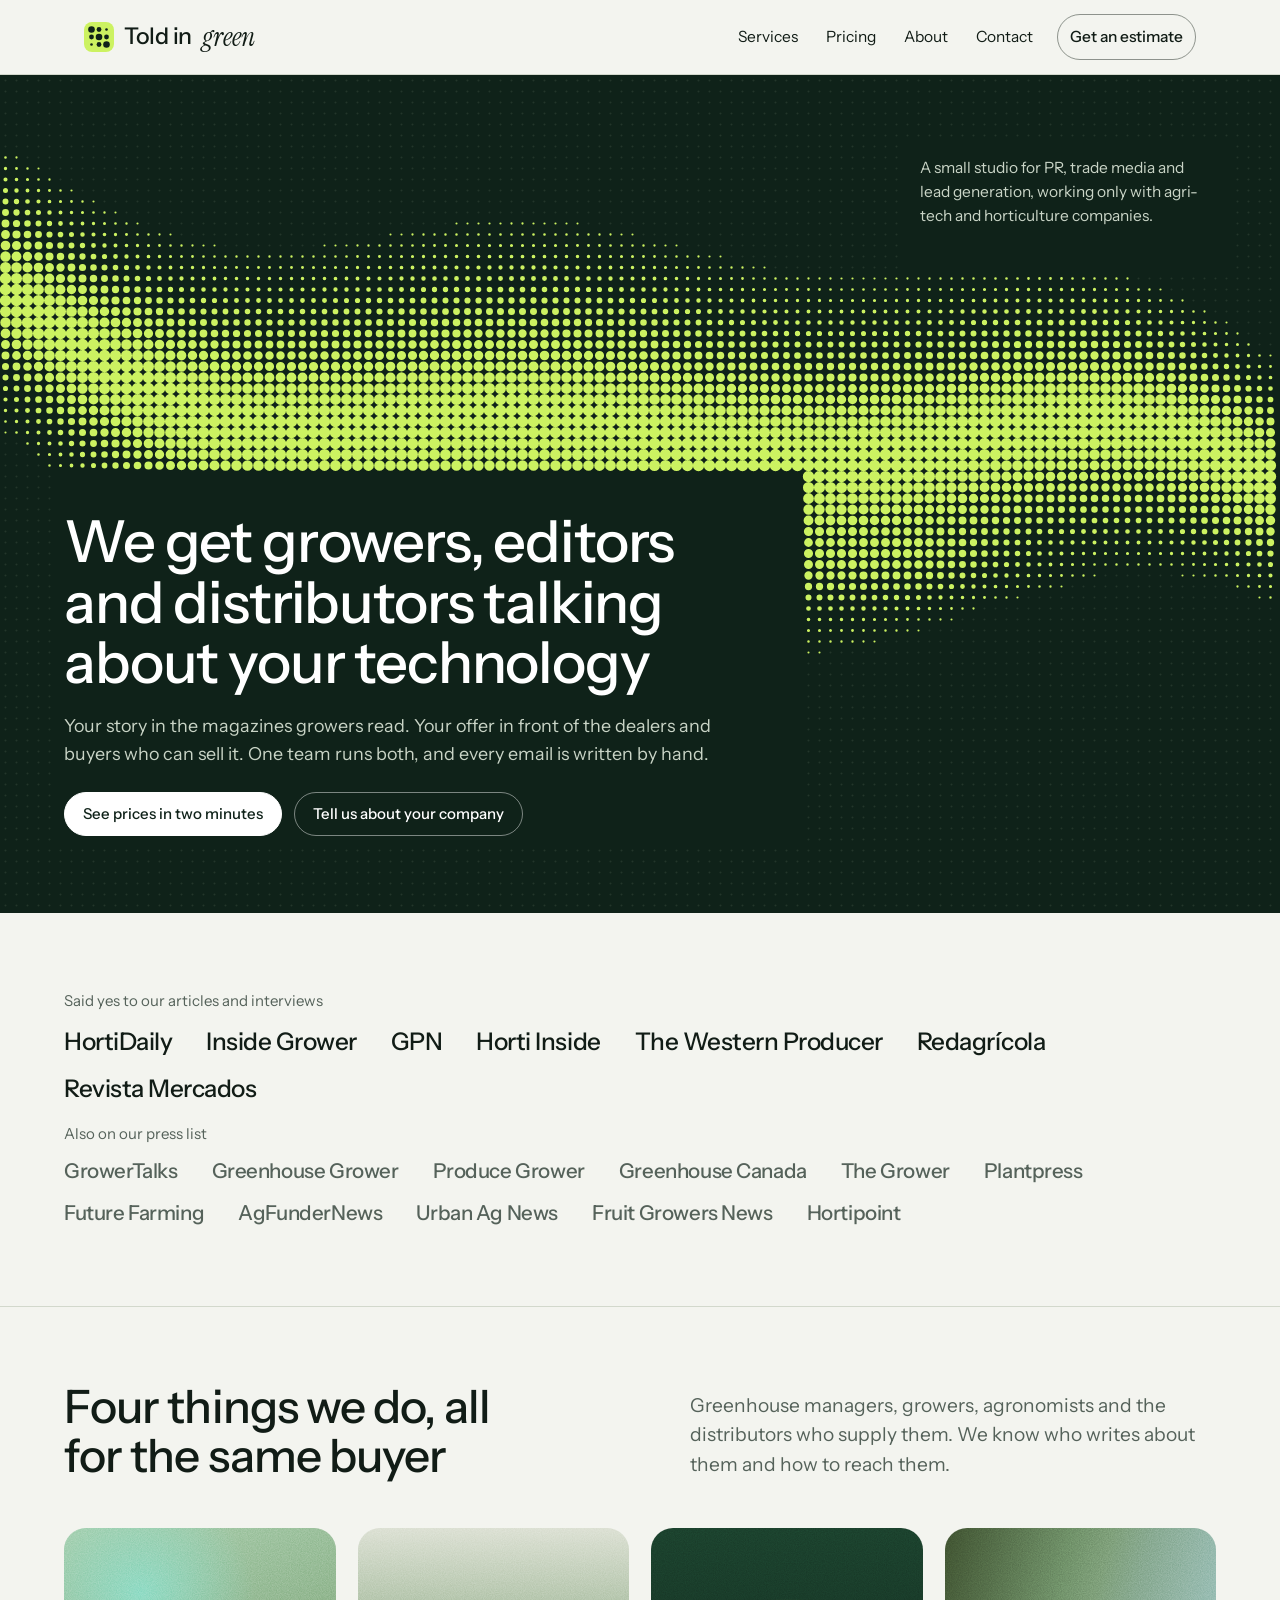
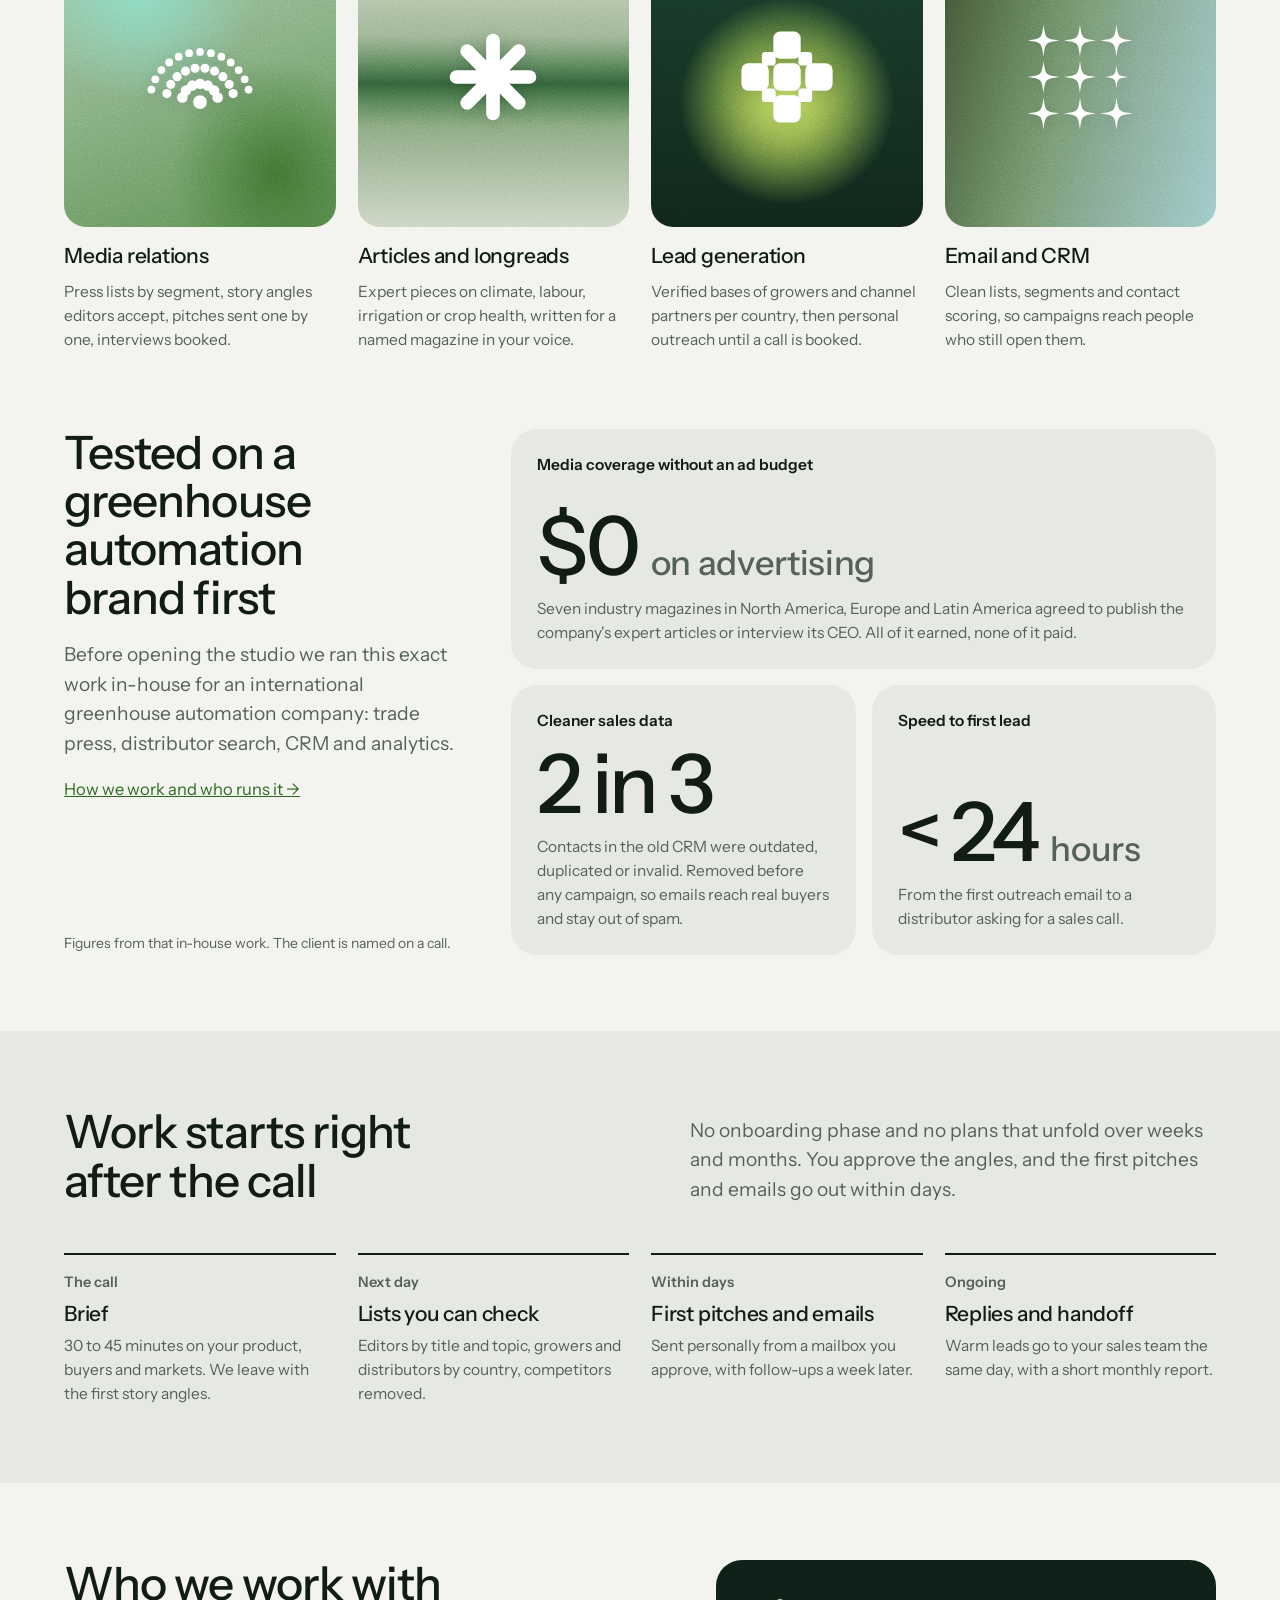
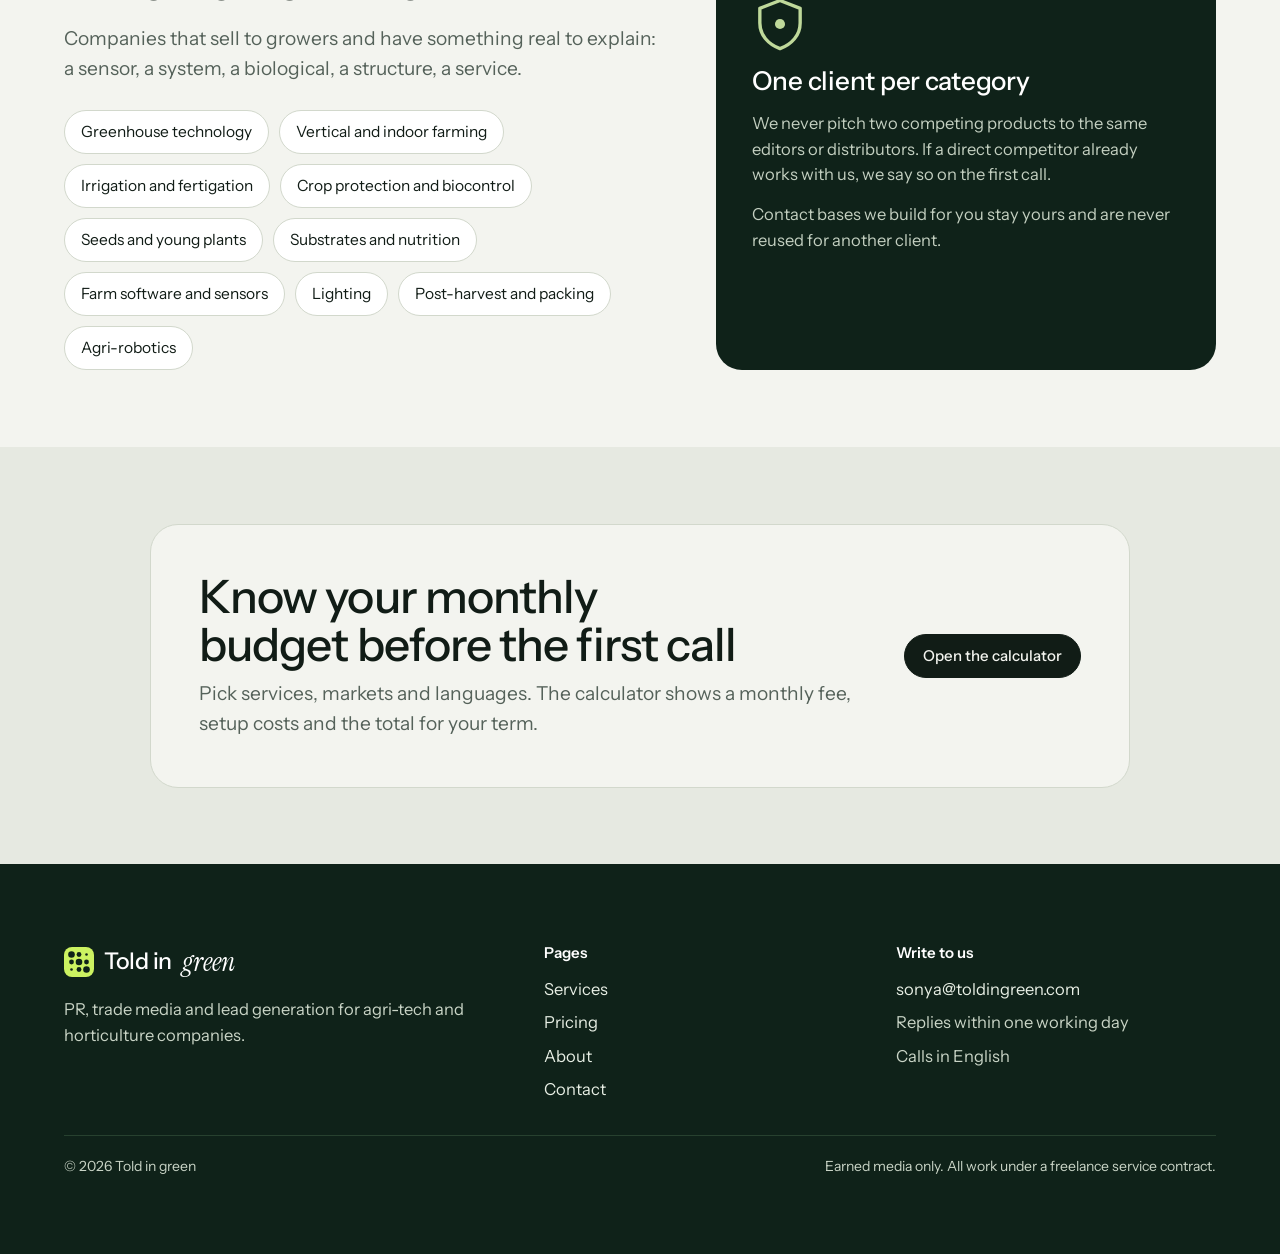
<file: index.html>
<!DOCTYPE html>
<html lang="en">
<head>
<meta charset="utf-8">
<meta name="viewport" content="width=device-width, initial-scale=1">
<title>Told in green</title>
<meta name="description" content="PR, trade media and lead generation for agri-tech and horticulture companies.">
<link rel="preconnect" href="https://fonts.googleapis.com"><link rel="preconnect" href="https://fonts.gstatic.com" crossorigin>
<link rel="stylesheet" href="https://fonts.googleapis.com/css2?family=Instrument+Sans:wght@400;500;600&family=Instrument+Serif:ital@1&display=swap">
<link rel="icon" type="image/png" href="favicon.png">
<link rel="stylesheet" href="styles.css">
</head>
<body>
<header class="top"><div class="wrap">
  <a class="logo" href="index.html" aria-label="Told in green, home"><svg class="mark" viewBox="0 0 30 30" aria-hidden="true"><rect width="30" height="30" rx="8" fill="#CCF261"/><g fill="#0F2219"><circle cx="7.5" cy="7.5" r="3.3"/><circle cx="15" cy="7.5" r="2.4"/><circle cx="22.5" cy="7.5" r="1.3"/><circle cx="7.5" cy="15" r="2.4"/><circle cx="15" cy="15" r="3.3"/><circle cx="22.5" cy="15" r="2.4"/><circle cx="7.5" cy="22.5" r="1.3"/><circle cx="15" cy="22.5" r="2.4"/><circle cx="22.5" cy="22.5" r="3.3"/></g></svg>Told in <i>green</i></a>
  <nav class="nav" aria-label="Main"><a href="services.html">Services</a><a href="pricing.html">Pricing</a><a href="about.html">About</a><a href="contact.html">Contact</a><a class="btn btn-line" href="pricing.html">Get an estimate</a></nav>
</div></header>

<main>
<section class="wall band" aria-label="Introduction">
  <canvas aria-hidden="true"></canvas>
  <div class="wrap">
    <p class="note" data-clear>A small studio for PR, trade media and lead generation, working only with agri-tech and horticulture companies.</p>
    <div class="foot" data-clear>
      <h1>We get growers, editors and distributors talking about your technology</h1>
      <p>Your story in the magazines growers read. Your offer in front of the dealers and buyers who can sell it. One team runs both, and every email is written by hand.</p>
      <div class="actions"><a class="btn btn-main" href="pricing.html">See prices in two minutes</a><a class="btn btn-line" href="contact.html">Tell us about your company</a></div>
    </div>
  </div>
</section>

<section class="band press" aria-label="Trade titles">
  <div class="wrap">
    <div class="group"><span class="label">Said yes to our articles and interviews</span>
    <ul><li>HortiDaily</li><li>Inside Grower</li><li>GPN</li><li>Horti Inside</li><li>The Western Producer</li><li>Redagrícola</li><li>Revista Mercados</li></ul></div>
    <div class="group"><span class="label">Also on our press list</span>
    <ul class="also"><li>GrowerTalks</li><li>Greenhouse Grower</li><li>Produce Grower</li><li>Greenhouse Canada</li><li>The Grower</li><li>Plantpress</li><li>Future Farming</li><li>AgFunderNews</li><li>Urban Ag News</li><li>Fruit Growers News</li><li>Hortipoint</li></ul></div>
  </div>
</section>

<section class="band" aria-labelledby="what">
  <div class="wrap">
    <div class="head">
      <h2 id="what">Four things we do, all for the same buyer</h2>
      <p class="lead">Greenhouse managers, growers, agronomists and the distributors who supply them. We know who writes about them and how to reach them.</p>
    </div>
    <div class="tiles">
      <a href="services.html#media"><div class="tile g1" data-glyph="pr"></div><h3>Media relations</h3><p>Press lists by segment, story angles editors accept, pitches sent one by one, interviews booked.</p></a>
      <a href="services.html#articles"><div class="tile g2" data-glyph="art"></div><h3>Articles and longreads</h3><p>Expert pieces on climate, labour, irrigation or crop health, written for a named magazine in your voice.</p></a>
      <a href="services.html#leads"><div class="tile g3" data-glyph="db"></div><h3>Lead generation</h3><p>Verified bases of growers and channel partners per country, then personal outreach until a call is booked.</p></a>
      <a href="services.html#email"><div class="tile g4" data-glyph="mail"></div><h3>Email and CRM</h3><p>Clean lists, segments and contact scoring, so campaigns reach people who still open them.</p></a>
    </div>
  </div>
</section>

<section class="band" style="padding-top:0" aria-labelledby="proof">
  <div class="wrap stats">
    <div class="side">
      <h2 id="proof">Tested on a greenhouse automation brand first</h2>
      <p class="lead">Before opening the studio we ran this exact work in-house for an international greenhouse automation company: trade press, distributor search, CRM and analytics.</p>
      <a href="about.html">How we work and who runs it →</a>
      <p class="small">Figures from that in-house work. The client is named on a call.</p>
    </div>
    <div class="cards">
      <div class="stat wide"><span class="k">Media coverage without an ad budget</span><span class="n">$0 <small>on advertising</small></span><p>Seven industry magazines in North America, Europe and Latin America agreed to publish the company's expert articles or interview its CEO. All of it earned, none of it paid.</p></div>
      <div class="stat"><span class="k">Cleaner sales data</span><span class="n">2 in 3</span><p>Contacts in the old CRM were outdated, duplicated or invalid. Removed before any campaign, so emails reach real buyers and stay out of spam.</p></div>
      <div class="stat"><span class="k">Speed to first lead</span><span class="n">&lt; 24 <small>hours</small></span><p>From the first outreach email to a distributor asking for a sales call.</p></div>
    </div>
  </div>
</section>

<section class="band" style="background:var(--card)" aria-labelledby="how">
  <div class="wrap">
    <div class="head"><h2 id="how">Work starts right after the call</h2><p class="lead">No onboarding phase and no plans that unfold over weeks and months. You approve the angles, and the first pitches and emails go out within days.</p></div>
    <div class="steps">
      <div class="step"><span class="when">The call</span><h3>Brief</h3><p>30 to 45 minutes on your product, buyers and markets. We leave with the first story angles.</p></div>
      <div class="step"><span class="when">Next day</span><h3>Lists you can check</h3><p>Editors by title and topic, growers and distributors by country, competitors removed.</p></div>
      <div class="step"><span class="when">Within days</span><h3>First pitches and emails</h3><p>Sent personally from a mailbox you approve, with follow-ups a week later.</p></div>
      <div class="step"><span class="when">Ongoing</span><h3>Replies and handoff</h3><p>Warm leads go to your sales team the same day, with a short monthly report.</p></div>
    </div>
  </div>
</section>

<section class="band" aria-labelledby="who">
  <div class="wrap split">
    <div>
      <h2 id="who">Who we work with</h2>
      <p class="lead" style="margin-top:16px">Companies that sell to growers and have something real to explain: a sensor, a system, a biological, a structure, a service.</p>
      <div class="chips"><span>Greenhouse technology</span><span>Vertical and indoor farming</span><span>Irrigation and fertigation</span><span>Crop protection and biocontrol</span><span>Seeds and young plants</span><span>Substrates and nutrition</span><span>Farm software and sensors</span><span>Lighting</span><span>Post-harvest and packing</span><span>Agri-robotics</span></div>
    </div>
    <div class="policy">
      <svg viewBox="0 0 100 100" aria-hidden="true"><path d="M50 8 86 22v26c0 22-15 38-36 46C29 86 14 70 14 48V22Z" fill="none" stroke="#BFD99A" stroke-width="6" stroke-linejoin="round"/><circle cx="50" cy="50" r="9" fill="#BFD99A"/></svg>
      <h3>One client per category</h3>
      <p>We never pitch two competing products to the same editors or distributors. If a direct competitor already works with us, we say so on the first call.</p>
      <p>Contact bases we build for you stay yours and are never reused for another client.</p>
    </div>
  </div>
</section>

<section class="band field" aria-labelledby="cta">
  <div class="wrap box">
    <div><h2 id="cta">Know your monthly budget before the first call</h2><p class="lead">Pick services, markets and languages. The calculator shows a monthly fee, setup costs and the total for your term.</p></div>
    <div class="actions"><a class="btn btn-main" href="pricing.html">Open the calculator</a></div>
  </div>
</section>
</main>

<footer class="band foot-site">
  <div class="wrap">
    <div style="display:grid;gap:14px;align-content:start"><a class="logo" href="index.html"><svg class="mark" viewBox="0 0 30 30" aria-hidden="true"><rect width="30" height="30" rx="8" fill="#CCF261"/><g fill="#0F2219"><circle cx="7.5" cy="7.5" r="3.3"/><circle cx="15" cy="7.5" r="2.4"/><circle cx="22.5" cy="7.5" r="1.3"/><circle cx="7.5" cy="15" r="2.4"/><circle cx="15" cy="15" r="3.3"/><circle cx="22.5" cy="15" r="2.4"/><circle cx="7.5" cy="22.5" r="1.3"/><circle cx="15" cy="22.5" r="2.4"/><circle cx="22.5" cy="22.5" r="3.3"/></g></svg>Told in <i>green</i></a><p style="max-width:40ch">PR, trade media and lead generation for agri-tech and horticulture companies.</p></div>
    <div><h4>Pages</h4><ul><li><a href="services.html">Services</a></li><li><a href="pricing.html">Pricing</a></li><li><a href="about.html">About</a></li><li><a href="contact.html">Contact</a></li></ul></div>
    <div><h4>Write to us</h4><ul><li><a href="mailto:sonya@toldingreen.com">sonya@toldingreen.com</a></li><li>Replies within one working day</li><li>Calls in English</li></ul></div>
    <div class="base"><span>© 2026 Told in green</span><span>Earned media only. All work under a freelance service contract.</span></div>
  </div>
</footer>
<script src="site.js"></script>
</body>
</html>
</file>
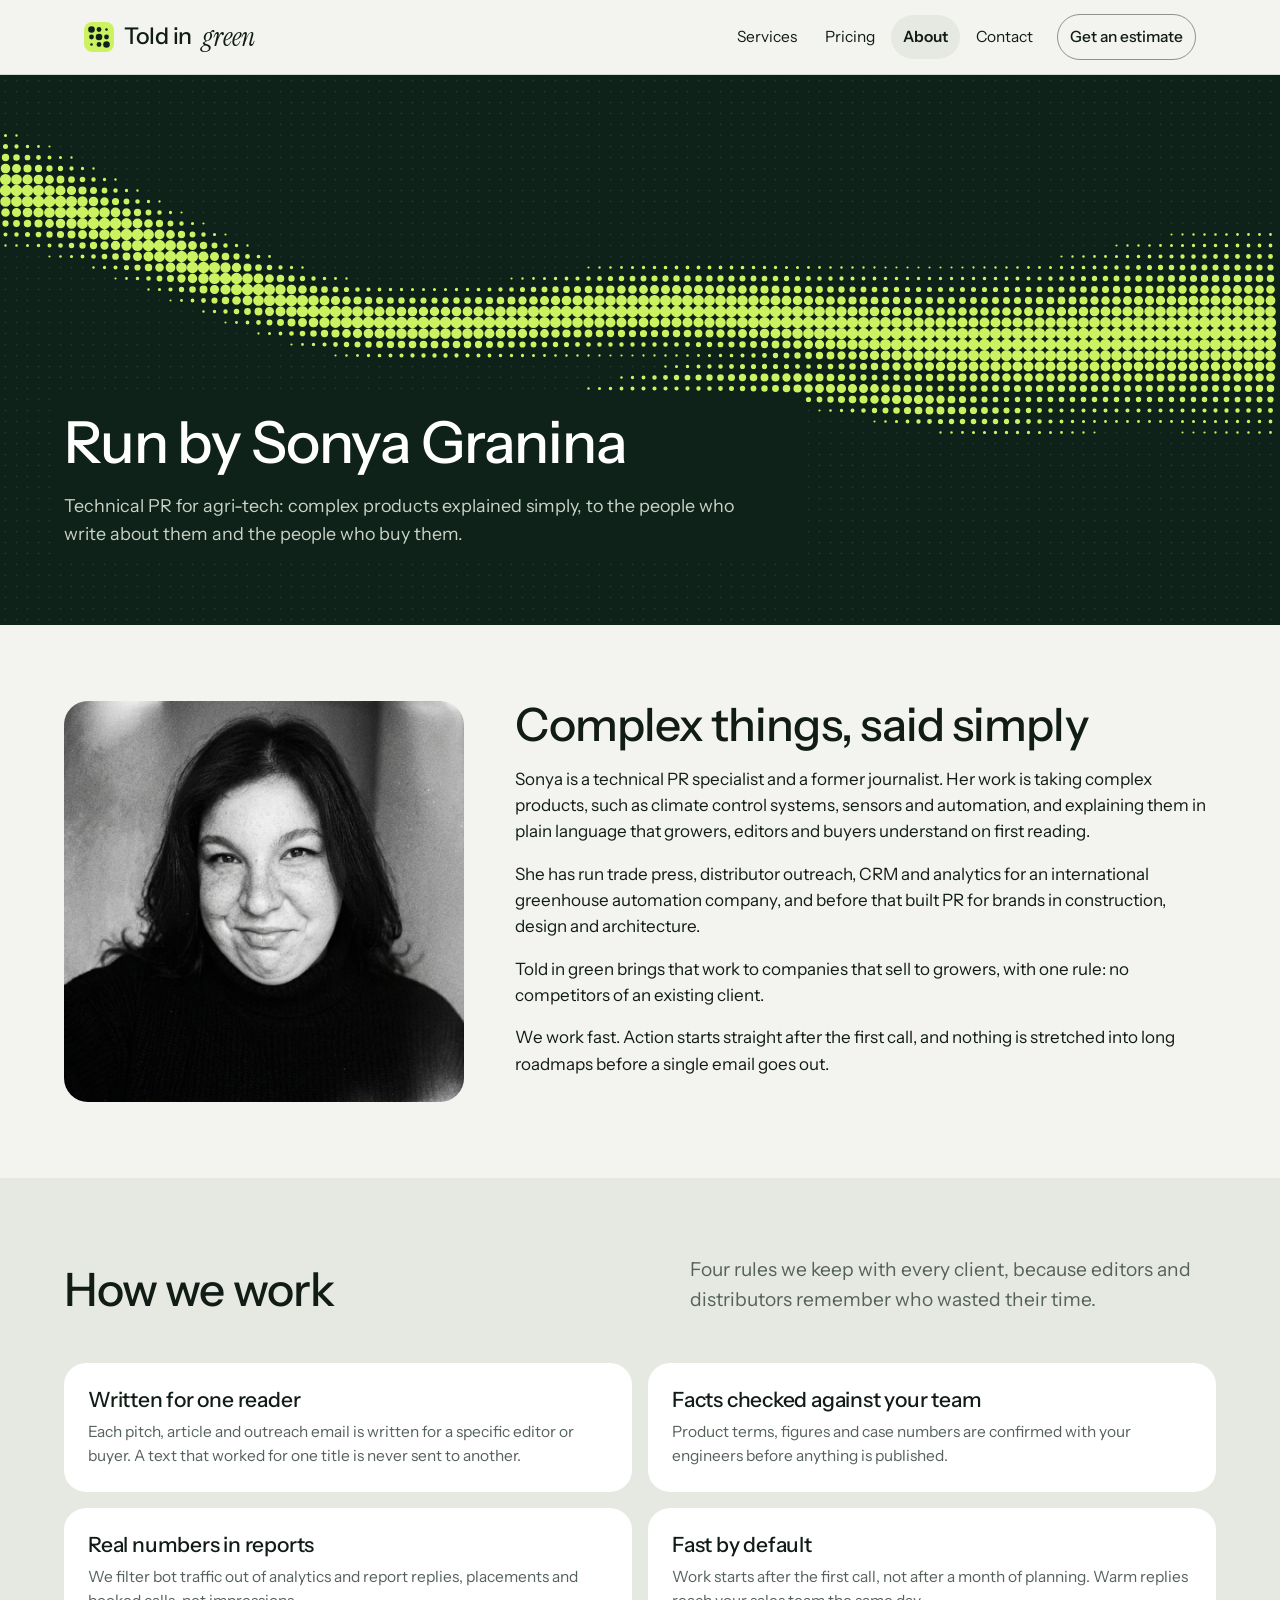
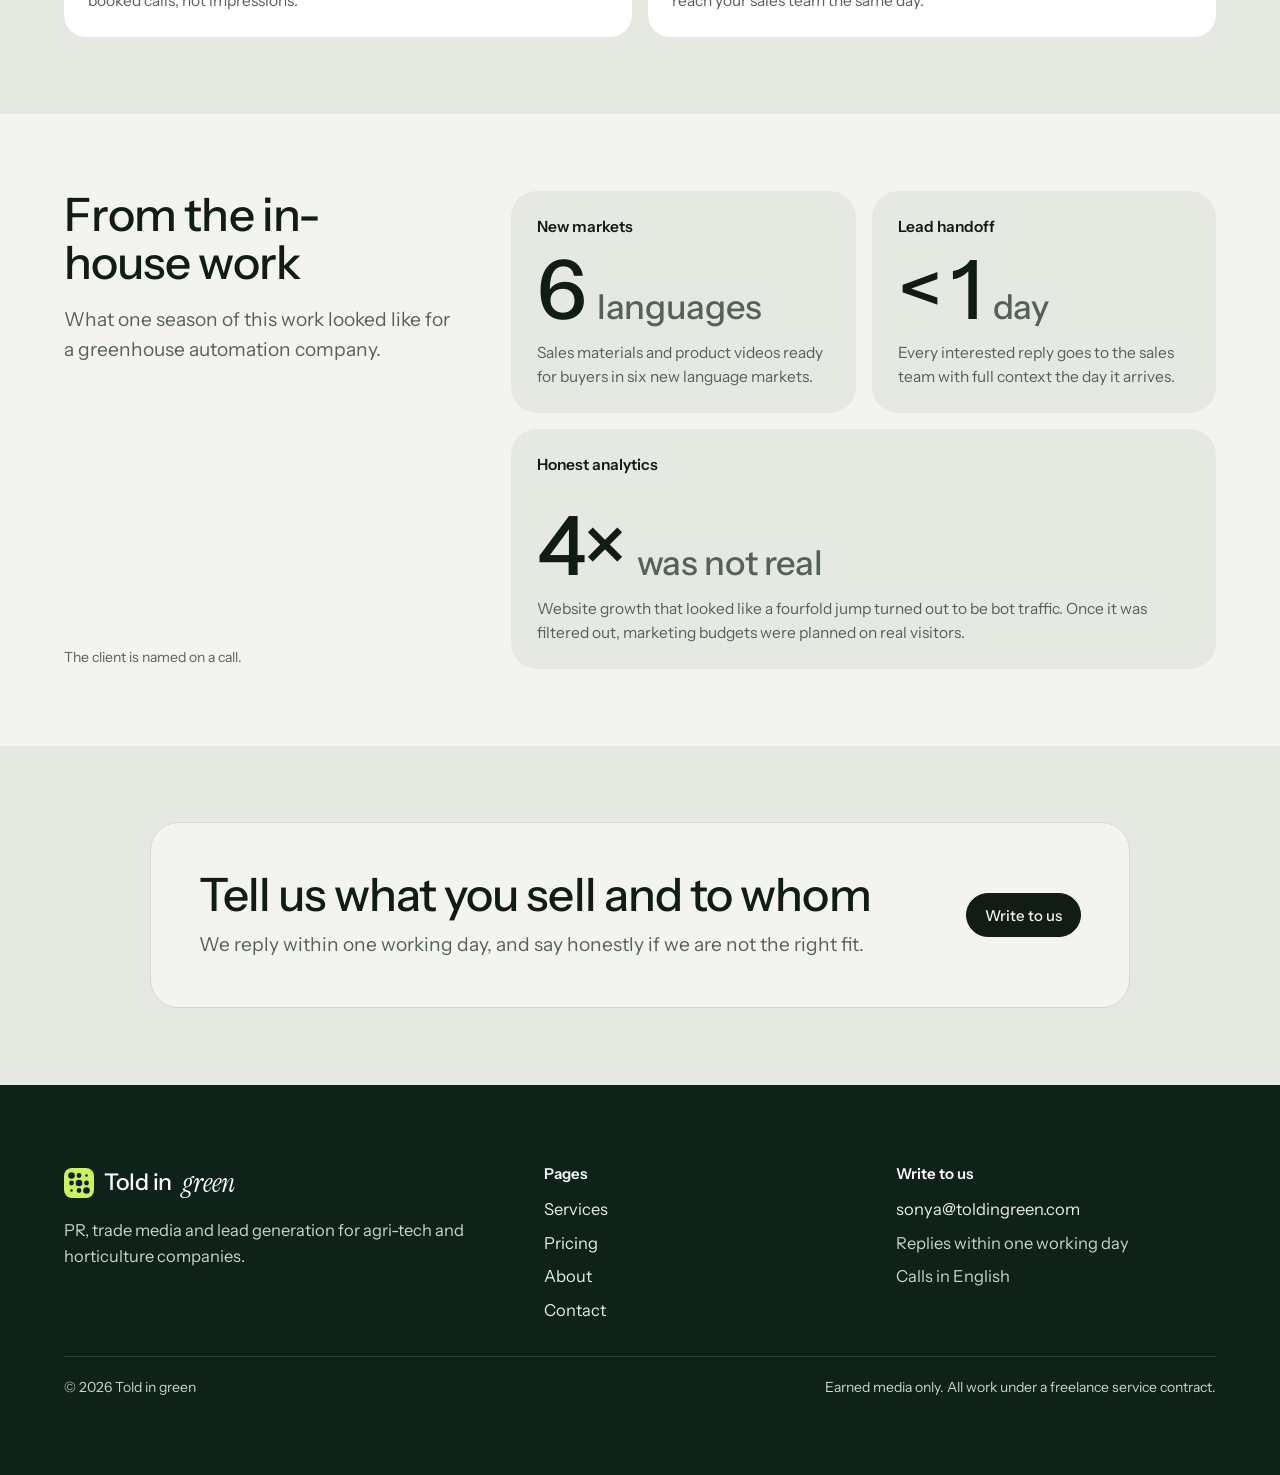
<file: about.html>
<!DOCTYPE html>
<html lang="en">
<head>
<meta charset="utf-8">
<meta name="viewport" content="width=device-width, initial-scale=1">
<title>About | Told in green</title>
<meta name="description" content="PR, trade media and lead generation for agri-tech and horticulture companies.">
<link rel="preconnect" href="https://fonts.googleapis.com"><link rel="preconnect" href="https://fonts.gstatic.com" crossorigin>
<link rel="stylesheet" href="https://fonts.googleapis.com/css2?family=Instrument+Sans:wght@400;500;600&family=Instrument+Serif:ital@1&display=swap">
<link rel="icon" type="image/png" href="favicon.png">
<link rel="stylesheet" href="styles.css">
</head>
<body>
<header class="top"><div class="wrap">
  <a class="logo" href="index.html" aria-label="Told in green, home"><svg class="mark" viewBox="0 0 30 30" aria-hidden="true"><rect width="30" height="30" rx="8" fill="#CCF261"/><g fill="#0F2219"><circle cx="7.5" cy="7.5" r="3.3"/><circle cx="15" cy="7.5" r="2.4"/><circle cx="22.5" cy="7.5" r="1.3"/><circle cx="7.5" cy="15" r="2.4"/><circle cx="15" cy="15" r="3.3"/><circle cx="22.5" cy="15" r="2.4"/><circle cx="7.5" cy="22.5" r="1.3"/><circle cx="15" cy="22.5" r="2.4"/><circle cx="22.5" cy="22.5" r="3.3"/></g></svg>Told in <i>green</i></a>
  <nav class="nav" aria-label="Main"><a href="services.html">Services</a><a href="pricing.html">Pricing</a><a href="about.html" aria-current="page">About</a><a href="contact.html">Contact</a><a class="btn btn-line" href="pricing.html">Get an estimate</a></nav>
</div></header>

<main>
<section class="wall band short" data-amp=".85" data-seed="6" aria-label="About">
  <canvas aria-hidden="true"></canvas>
  <div class="wrap">
    <div class="foot" data-clear>
      <h1>Run by Sonya Granina</h1>
      <p>Technical PR for agri-tech: complex products explained simply, to the people who write about them and the people who buy them.</p>
    </div>
  </div>
</section>

<section class="band" aria-labelledby="founder">
  <div class="wrap founder">
    <img class="portrait" src="portrait.jpg" alt="Sonya Granina, founder of Told in green" width="900" height="900">
    <div class="prose">
      <h2 id="founder">Complex things, said simply</h2>
      <p>Sonya is a technical PR specialist and a former journalist. Her work is taking complex products, such as climate control systems, sensors and automation, and explaining them in plain language that growers, editors and buyers understand on first reading.</p>
      <p>She has run trade press, distributor outreach, CRM and analytics for an international greenhouse automation company, and before that built PR for brands in construction, design and architecture.</p>
      <p>Told in green brings that work to companies that sell to growers, with one rule: no competitors of an existing client.</p>
      <p>We work fast. Action starts straight after the first call, and nothing is stretched into long roadmaps before a single email goes out.</p>
    </div>
  </div>
</section>

<section class="band" style="background:var(--card)" aria-labelledby="how">
  <div class="wrap">
    <div class="head"><h2 id="how">How we work</h2><p class="lead">Four rules we keep with every client, because editors and distributors remember who wasted their time.</p></div>
    <div class="principles">
      <div class="dont" style="background:var(--card2)"><h3>Written for one reader</h3><p>Each pitch, article and outreach email is written for a specific editor or buyer. A text that worked for one title is never sent to another.</p></div>
      <div class="dont" style="background:var(--card2)"><h3>Facts checked against your team</h3><p>Product terms, figures and case numbers are confirmed with your engineers before anything is published.</p></div>
      <div class="dont" style="background:var(--card2)"><h3>Real numbers in reports</h3><p>We filter bot traffic out of analytics and report replies, placements and booked calls, not impressions.</p></div>
      <div class="dont" style="background:var(--card2)"><h3>Fast by default</h3><p>Work starts after the first call, not after a month of planning. Warm replies reach your sales team the same day.</p></div>
    </div>
  </div>
</section>

<section class="band" aria-labelledby="facts">
  <div class="wrap stats">
    <div class="side">
      <h2 id="facts">From the in-house work</h2>
      <p class="lead">What one season of this work looked like for a greenhouse automation company.</p>
      <p class="small">The client is named on a call.</p>
    </div>
    <div class="cards">
      <div class="stat"><span class="k">New markets</span><span class="n">6 <small>languages</small></span><p>Sales materials and product videos ready for buyers in six new language markets.</p></div>
      <div class="stat"><span class="k">Lead handoff</span><span class="n">&lt; 1 <small>day</small></span><p>Every interested reply goes to the sales team with full context the day it arrives.</p></div>
      <div class="stat wide"><span class="k">Honest analytics</span><span class="n">4× <small>was not real</small></span><p>Website growth that looked like a fourfold jump turned out to be bot traffic. Once it was filtered out, marketing budgets were planned on real visitors.</p></div>
    </div>
  </div>
</section>

<section class="band field" aria-labelledby="cta">
  <div class="wrap box">
    <div><h2 id="cta">Tell us what you sell and to whom</h2><p class="lead">We reply within one working day, and say honestly if we are not the right fit.</p></div>
    <div class="actions"><a class="btn btn-main" href="contact.html">Write to us</a></div>
  </div>
</section>
</main>


<footer class="band foot-site">
  <div class="wrap">
    <div style="display:grid;gap:14px;align-content:start"><a class="logo" href="index.html"><svg class="mark" viewBox="0 0 30 30" aria-hidden="true"><rect width="30" height="30" rx="8" fill="#CCF261"/><g fill="#0F2219"><circle cx="7.5" cy="7.5" r="3.3"/><circle cx="15" cy="7.5" r="2.4"/><circle cx="22.5" cy="7.5" r="1.3"/><circle cx="7.5" cy="15" r="2.4"/><circle cx="15" cy="15" r="3.3"/><circle cx="22.5" cy="15" r="2.4"/><circle cx="7.5" cy="22.5" r="1.3"/><circle cx="15" cy="22.5" r="2.4"/><circle cx="22.5" cy="22.5" r="3.3"/></g></svg>Told in <i>green</i></a><p style="max-width:40ch">PR, trade media and lead generation for agri-tech and horticulture companies.</p></div>
    <div><h4>Pages</h4><ul><li><a href="services.html">Services</a></li><li><a href="pricing.html">Pricing</a></li><li><a href="about.html">About</a></li><li><a href="contact.html">Contact</a></li></ul></div>
    <div><h4>Write to us</h4><ul><li><a href="mailto:sonya@toldingreen.com">sonya@toldingreen.com</a></li><li>Replies within one working day</li><li>Calls in English</li></ul></div>
    <div class="base"><span>© 2026 Told in green</span><span>Earned media only. All work under a freelance service contract.</span></div>
  </div>
</footer>
<script src="site.js"></script>
</body>
</html>
</file>
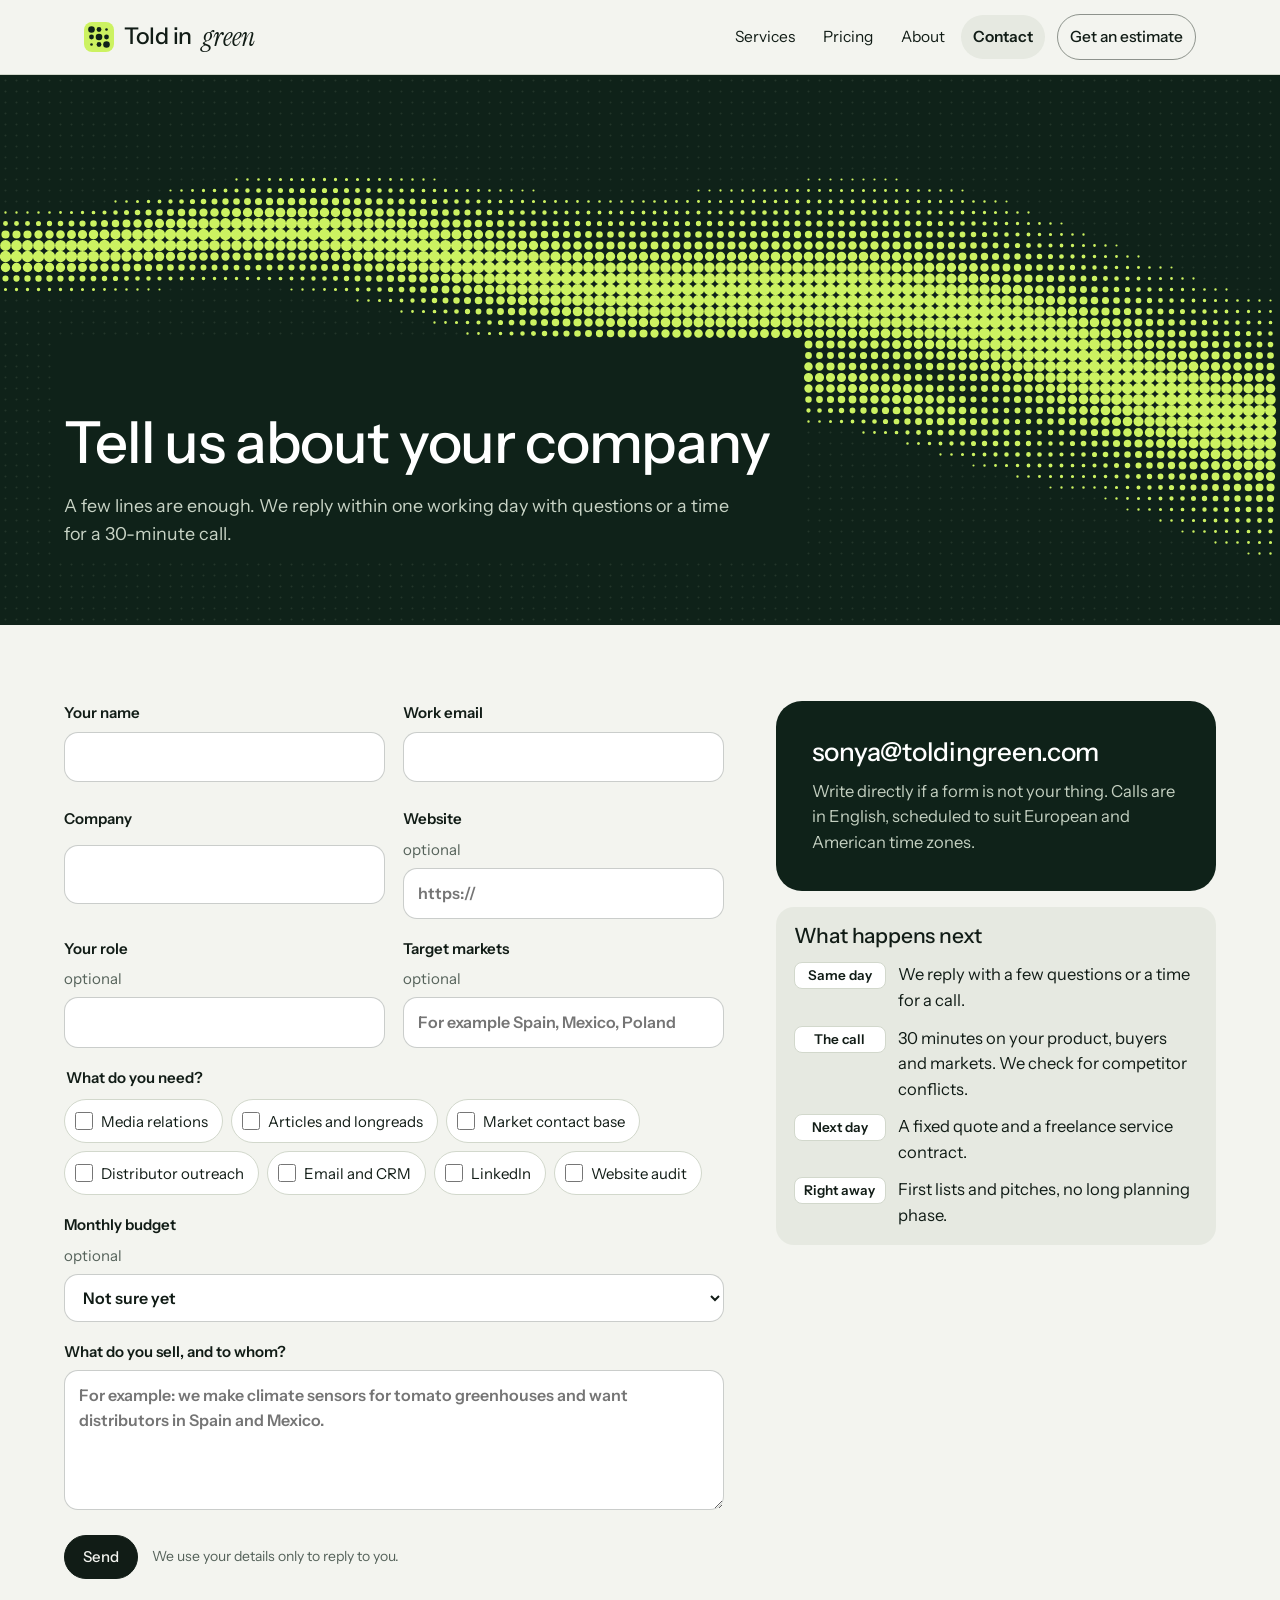
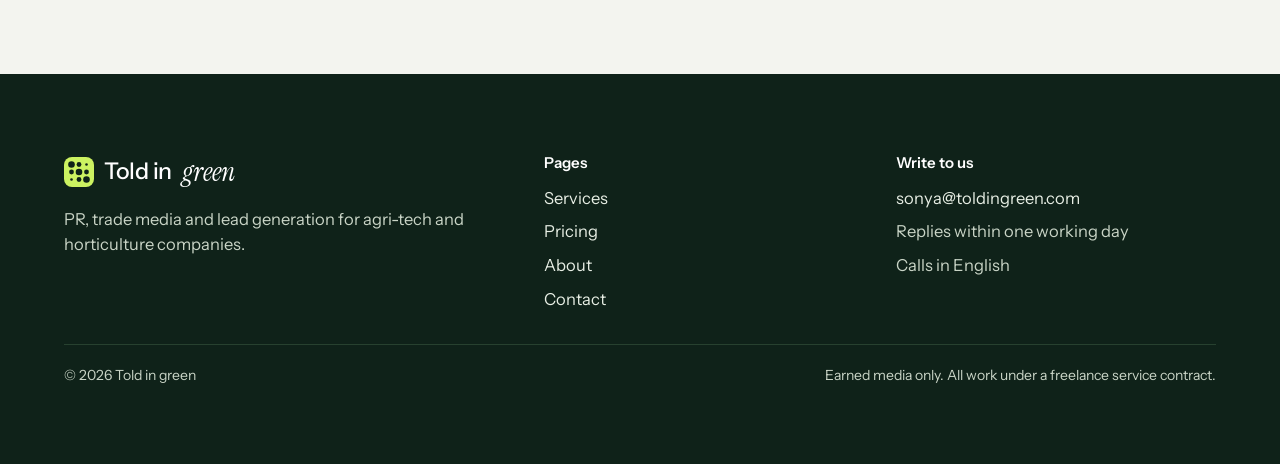
<file: contact.html>
<!DOCTYPE html>
<html lang="en">
<head>
<meta charset="utf-8">
<meta name="viewport" content="width=device-width, initial-scale=1">
<title>Contact | Told in green</title>
<meta name="description" content="PR, trade media and lead generation for agri-tech and horticulture companies.">
<link rel="preconnect" href="https://fonts.googleapis.com"><link rel="preconnect" href="https://fonts.gstatic.com" crossorigin>
<link rel="stylesheet" href="https://fonts.googleapis.com/css2?family=Instrument+Sans:wght@400;500;600&family=Instrument+Serif:ital@1&display=swap">
<link rel="icon" type="image/png" href="favicon.png">
<link rel="stylesheet" href="styles.css">
</head>
<body>
<header class="top"><div class="wrap">
  <a class="logo" href="index.html" aria-label="Told in green, home"><svg class="mark" viewBox="0 0 30 30" aria-hidden="true"><rect width="30" height="30" rx="8" fill="#CCF261"/><g fill="#0F2219"><circle cx="7.5" cy="7.5" r="3.3"/><circle cx="15" cy="7.5" r="2.4"/><circle cx="22.5" cy="7.5" r="1.3"/><circle cx="7.5" cy="15" r="2.4"/><circle cx="15" cy="15" r="3.3"/><circle cx="22.5" cy="15" r="2.4"/><circle cx="7.5" cy="22.5" r="1.3"/><circle cx="15" cy="22.5" r="2.4"/><circle cx="22.5" cy="22.5" r="3.3"/></g></svg>Told in <i>green</i></a>
  <nav class="nav" aria-label="Main"><a href="services.html">Services</a><a href="pricing.html">Pricing</a><a href="about.html">About</a><a href="contact.html" aria-current="page">Contact</a><a class="btn btn-line" href="pricing.html">Get an estimate</a></nav>
</div></header>

<main>
<section class="wall band short" data-amp=".6" data-seed="8" aria-label="Contact">
  <canvas aria-hidden="true"></canvas>
  <div class="wrap">
    <div class="foot" data-clear>
      <h1>Tell us about your company</h1>
      <p>A few lines are enough. We reply within one working day with questions or a time for a 30-minute call.</p>
    </div>
  </div>
</section>

<section class="band" aria-label="Brief form">
  <div class="wrap contact">
    <div>
      <form id="brief" novalidate>
        <div class="est" id="est" hidden>
          <label style="display:flex;align-items:center;gap:10px;font-weight:600"><input type="checkbox" id="est-use" checked style="width:20px;height:20px;accent-color:#1F4A2E;margin:0">Attach my estimate from the pricing page</label>
          <pre id="est-text"></pre>
          <p><button type="button" class="chip" id="est-clear">Remove estimate</button></p>
        </div>
        <div class="f2">
          <label for="f-name">Your name<input type="text" id="f-name" autocomplete="name"><span class="err" id="f-name-err"></span></label>
          <label for="f-email">Work email<input type="email" id="f-email" autocomplete="email"><span class="err" id="f-email-err"></span></label>
        </div>
        <div class="f2">
          <label for="f-company">Company<input type="text" id="f-company" autocomplete="organization"><span class="err" id="f-company-err"></span></label>
          <label for="f-site">Website <span class="opt-t">optional</span><input type="url" id="f-site" placeholder="https://" autocomplete="url"></label>
        </div>
        <div class="f2">
          <label for="f-role">Your role <span class="opt-t">optional</span><input type="text" id="f-role" autocomplete="organization-title"></label>
          <label for="f-markets">Target markets <span class="opt-t">optional</span><input type="text" id="f-markets" placeholder="For example Spain, Mexico, Poland"></label>
        </div>
        <fieldset>
          <legend>What do you need?</legend>
          <div class="checks">
            <label><input type="checkbox" name="need" value="pr">Media relations</label>
            <label><input type="checkbox" name="need" value="art">Articles and longreads</label>
            <label><input type="checkbox" name="need" value="db">Market contact base</label>
            <label><input type="checkbox" name="need" value="out">Distributor outreach</label>
            <label><input type="checkbox" name="need" value="mail">Email and CRM</label>
            <label><input type="checkbox" name="need" value="li">LinkedIn</label>
            <label><input type="checkbox" name="need" value="audit">Website audit</label>
          </div>
        </fieldset>
        <label for="f-budget">Monthly budget <span class="opt-t">optional</span>
          <select id="f-budget"><option value="">Not sure yet</option><option>Under $1,500</option><option>$1,500 to $3,000</option><option>$3,000 to $6,000</option><option>Over $6,000</option></select>
        </label>
        <label for="f-msg">What do you sell, and to whom?<textarea id="f-msg" placeholder="For example: we make climate sensors for tomato greenhouses and want distributors in Spain and Mexico."></textarea><span class="err" id="f-msg-err"></span></label>
        <input type="checkbox" name="botcheck" id="f-bot" tabindex="-1" autocomplete="off" style="position:absolute;left:-9999px" aria-hidden="true">
        <div style="display:flex;flex-wrap:wrap;gap:14px;align-items:center"><button class="btn btn-main" type="submit" id="f-send">Send</button><span class="small">We use your details only to reply to you.</span></div>
        <p class="err" id="f-send-err" role="alert"></p>
      </form>

      <div class="done" id="sent" hidden>
        <h2 tabindex="-1">Thank you, your brief is with us</h2>
        <p class="mut">We reply within one working day from <b>sonya@toldingreen.com</b>. If it doesn't arrive, check your spam folder.</p>
      </div>

      <div class="done" id="done" hidden>
        <h2 tabindex="-1">Your brief could not be sent automatically</h2>
        <p class="mut">Nothing has been sent yet. Open it in your email app, or copy it and send it to <b>sonya@toldingreen.com</b>.</p>
        <pre id="done-text"></pre>
        <div class="actions"><a class="btn btn-main" id="done-mail" href="mailto:sonya@toldingreen.com">Open in email</a><button type="button" class="btn btn-line" id="done-copy">Copy brief</button><button type="button" class="btn btn-line" id="done-edit">Edit</button></div>
      </div>
    </div>

    <aside class="aside">
      <div class="policy">
        <h3>sonya@toldingreen.com</h3>
        <p>Write directly if a form is not your thing. Calls are in English, scheduled to suit European and American time zones.</p>
      </div>
      <div class="est" style="gap:14px">
        <h3>What happens next</h3>
        <ul class="next">
          <li><b>Same day</b><span>We reply with a few questions or a time for a call.</span></li>
          <li><b>The call</b><span>30 minutes on your product, buyers and markets. We check for competitor conflicts.</span></li>
          <li><b>Next day</b><span>A fixed quote and a freelance service contract.</span></li>
          <li><b>Right away</b><span>First lists and pitches, no long planning phase.</span></li>
        </ul>
      </div>
    </aside>
  </div>
</section>
</main>


<footer class="band foot-site">
  <div class="wrap">
    <div style="display:grid;gap:14px;align-content:start"><a class="logo" href="index.html"><svg class="mark" viewBox="0 0 30 30" aria-hidden="true"><rect width="30" height="30" rx="8" fill="#CCF261"/><g fill="#0F2219"><circle cx="7.5" cy="7.5" r="3.3"/><circle cx="15" cy="7.5" r="2.4"/><circle cx="22.5" cy="7.5" r="1.3"/><circle cx="7.5" cy="15" r="2.4"/><circle cx="15" cy="15" r="3.3"/><circle cx="22.5" cy="15" r="2.4"/><circle cx="7.5" cy="22.5" r="1.3"/><circle cx="15" cy="22.5" r="2.4"/><circle cx="22.5" cy="22.5" r="3.3"/></g></svg>Told in <i>green</i></a><p style="max-width:40ch">PR, trade media and lead generation for agri-tech and horticulture companies.</p></div>
    <div><h4>Pages</h4><ul><li><a href="services.html">Services</a></li><li><a href="pricing.html">Pricing</a></li><li><a href="about.html">About</a></li><li><a href="contact.html">Contact</a></li></ul></div>
    <div><h4>Write to us</h4><ul><li><a href="mailto:sonya@toldingreen.com">sonya@toldingreen.com</a></li><li>Replies within one working day</li><li>Calls in English</li></ul></div>
    <div class="base"><span>© 2026 Told in green</span><span>Earned media only. All work under a freelance service contract.</span></div>
  </div>
</footer>
<script src="site.js"></script>
</body>
</html>
</file>
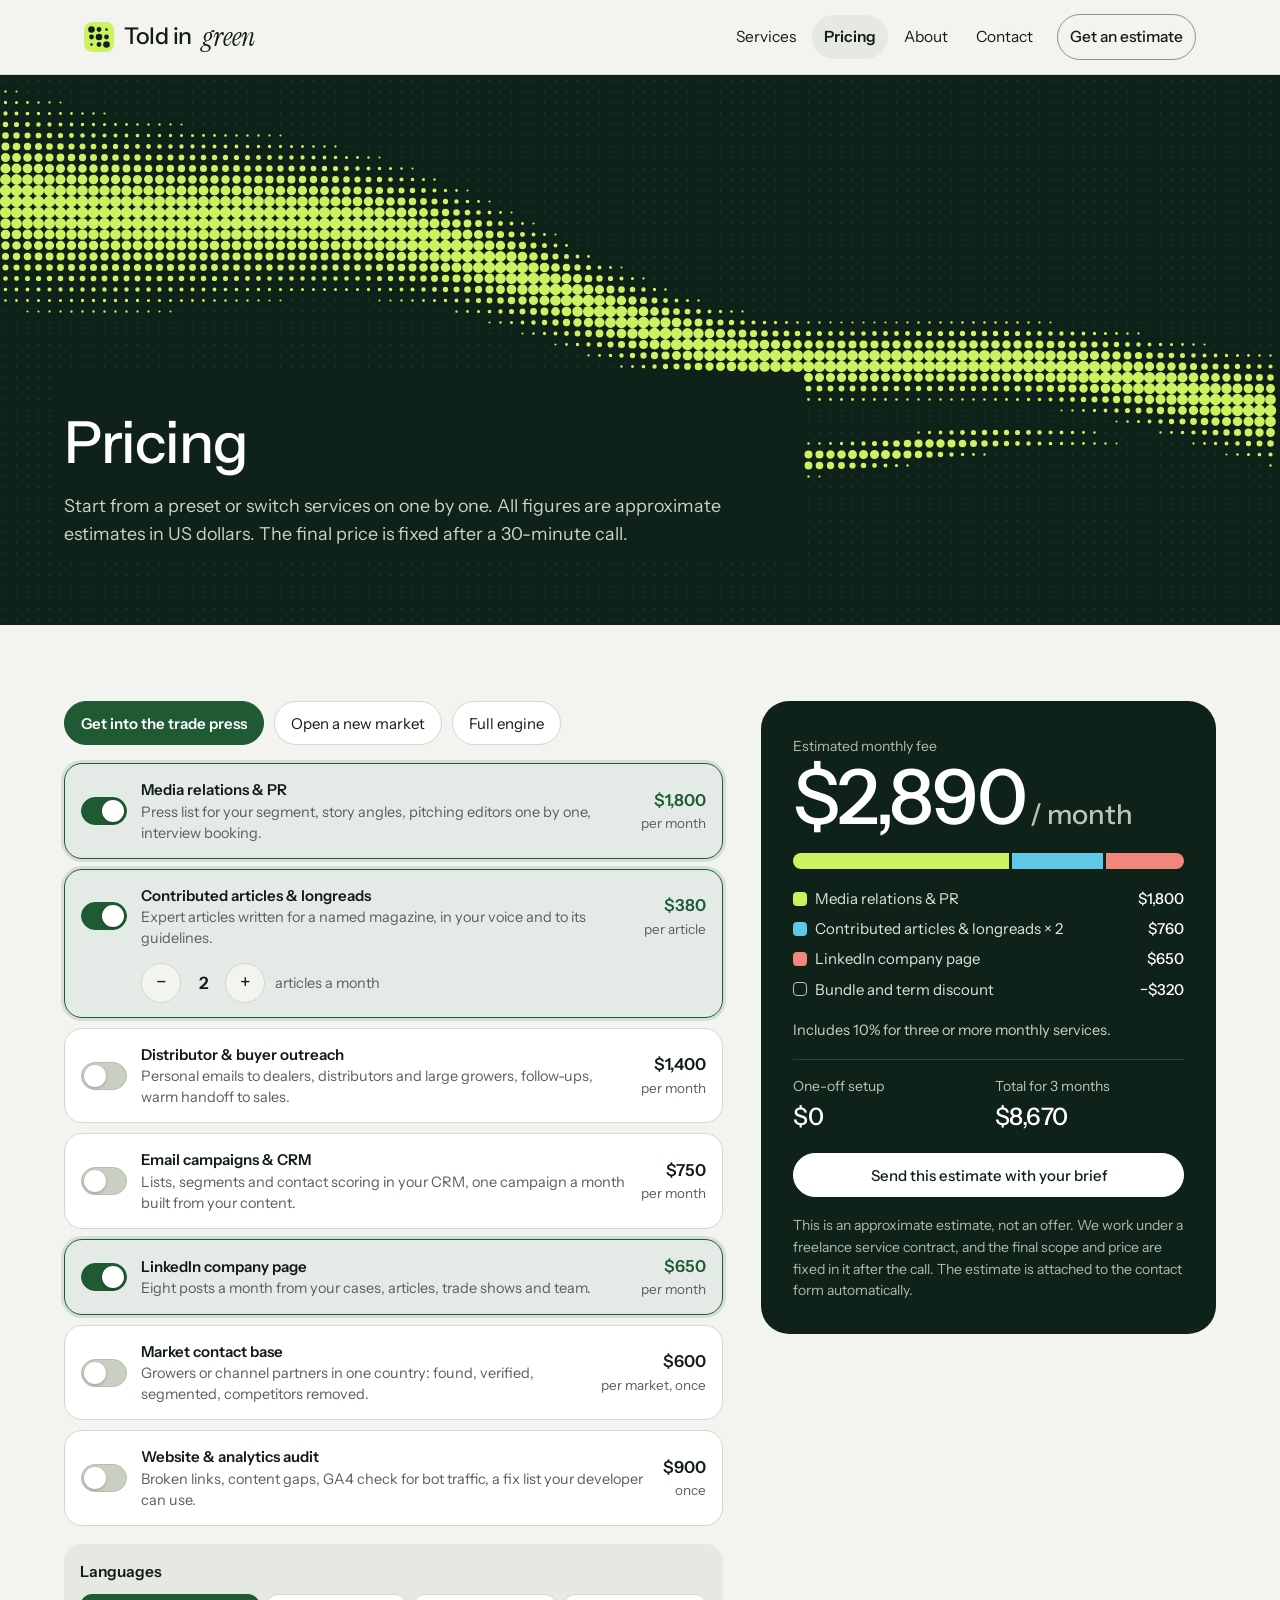
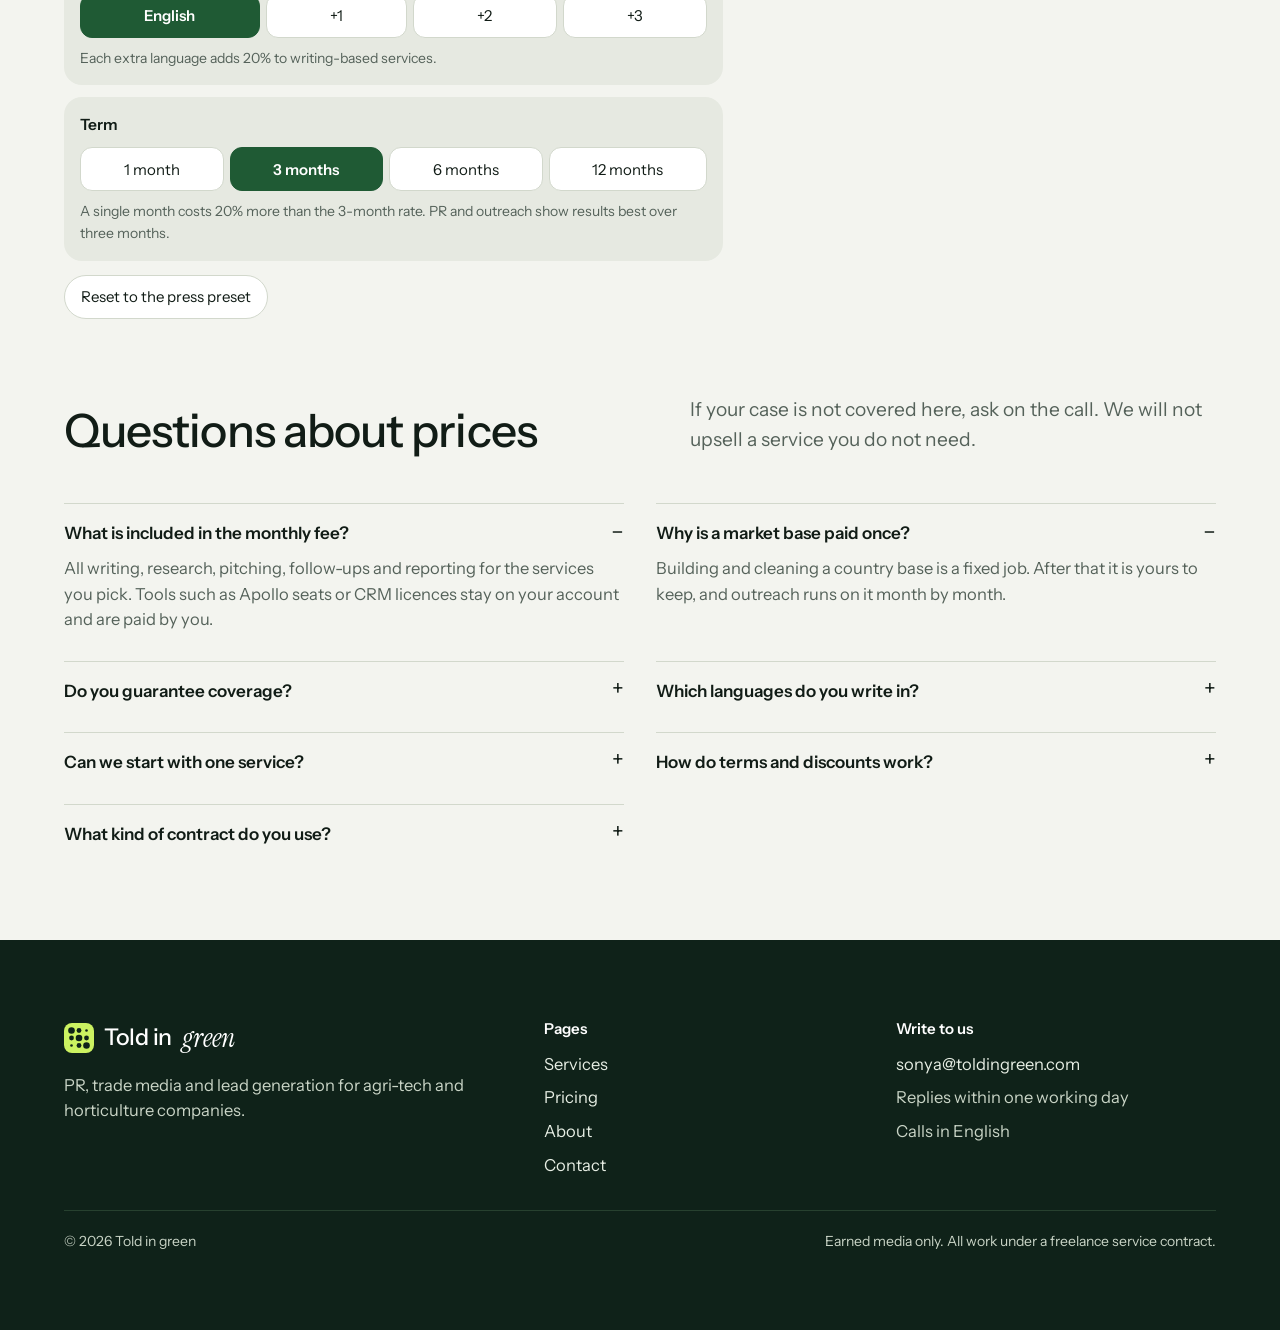
<file: pricing.html>
<!DOCTYPE html>
<html lang="en">
<head>
<meta charset="utf-8">
<meta name="viewport" content="width=device-width, initial-scale=1">
<title>Pricing | Told in green</title>
<meta name="description" content="PR, trade media and lead generation for agri-tech and horticulture companies.">
<link rel="preconnect" href="https://fonts.googleapis.com"><link rel="preconnect" href="https://fonts.gstatic.com" crossorigin>
<link rel="stylesheet" href="https://fonts.googleapis.com/css2?family=Instrument+Sans:wght@400;500;600&family=Instrument+Serif:ital@1&display=swap">
<link rel="icon" type="image/png" href="favicon.png">
<link rel="stylesheet" href="styles.css">
</head>
<body>
<header class="top"><div class="wrap">
  <a class="logo" href="index.html" aria-label="Told in green, home"><svg class="mark" viewBox="0 0 30 30" aria-hidden="true"><rect width="30" height="30" rx="8" fill="#CCF261"/><g fill="#0F2219"><circle cx="7.5" cy="7.5" r="3.3"/><circle cx="15" cy="7.5" r="2.4"/><circle cx="22.5" cy="7.5" r="1.3"/><circle cx="7.5" cy="15" r="2.4"/><circle cx="15" cy="15" r="3.3"/><circle cx="22.5" cy="15" r="2.4"/><circle cx="7.5" cy="22.5" r="1.3"/><circle cx="15" cy="22.5" r="2.4"/><circle cx="22.5" cy="22.5" r="3.3"/></g></svg>Told in <i>green</i></a>
  <nav class="nav" aria-label="Main"><a href="services.html">Services</a><a href="pricing.html" aria-current="page">Pricing</a><a href="about.html">About</a><a href="contact.html">Contact</a><a class="btn btn-line" href="pricing.html">Get an estimate</a></nav>
</div></header>

<main>
<section class="wall band short" data-amp=".55" data-seed="4" aria-label="Pricing">
  <canvas aria-hidden="true"></canvas>
  <div class="wrap">
    <div class="foot" data-clear>
      <h1>Pricing</h1>
      <p>Start from a preset or switch services on one by one. All figures are approximate estimates in US dollars. The final price is fixed after a 30-minute call.</p>
    </div>
  </div>
</section>

<section class="band" aria-label="Calculator">
  <div class="wrap calc" id="calc">
    <div>
      <div class="presets" id="presets" role="group" aria-label="Presets"></div>
      <div class="rows" id="rows"></div>
      <div class="opts">
        <div class="opt"><span class="lbl" id="lang-l">Languages</span><div class="seg" id="lang" role="group" aria-labelledby="lang-l"><button type="button" data-v="0">English</button><button type="button" data-v="1">+1</button><button type="button" data-v="2">+2</button><button type="button" data-v="3">+3</button></div><span class="small">Each extra language adds 20% to writing-based services.</span></div>
        <div class="opt"><span class="lbl" id="term-l">Term</span><div class="seg" id="term" role="group" aria-labelledby="term-l"><button type="button" data-v="1">1 month</button><button type="button" data-v="3">3 months</button><button type="button" data-v="6">6 months</button><button type="button" data-v="12">12 months</button></div><span class="small">A single month costs 20% more than the 3-month rate. PR and outreach show results best over three months.</span></div>
      </div>
      <p style="margin-top:14px"><button type="button" class="chip" id="reset">Reset to the press preset</button></p>
    </div>

    <aside class="result" aria-live="polite" aria-label="Estimate">
      <div id="r-empty" hidden><p style="font-size:20px;color:#fff">Pick at least one service to see a price.</p></div>
      <div id="r-full" style="display:grid;gap:18px">
        <div><span class="small">Estimated monthly fee</span><div class="big" id="r-big">$0</div></div>
        <div class="mix" id="r-mix" aria-hidden="true"></div>
        <div class="brk" id="r-brk"></div>
        <p class="save" id="r-save"></p>
        <div class="sum">
          <div><div class="k">One-off setup</div><div class="v" id="r-once">$0</div></div>
          <div><div class="k" id="r-total-k">Total for 3 months</div><div class="v" id="r-total">$0</div></div>
        </div>
        <a class="btn btn-main" href="contact.html">Send this estimate with your brief</a>
        <p class="small">This is an approximate estimate, not an offer. We work under a freelance service contract, and the final scope and price are fixed in it after the call. The estimate is attached to the contact form automatically.</p>
      </div>
    </aside>
  </div>
</section>
<div class="bar" aria-hidden="true"><span>Monthly estimate</span><b id="bar-v">—</b><a href="contact.html">Send</a></div>

<section class="band" style="padding-top:0" aria-labelledby="faq">
  <div class="wrap">
    <div class="head"><h2 id="faq">Questions about prices</h2><p class="lead">If your case is not covered here, ask on the call. We will not upsell a service you do not need.</p></div>
    <div class="faq">
      <details open><summary>What is included in the monthly fee?</summary><p>All writing, research, pitching, follow-ups and reporting for the services you pick. Tools such as Apollo seats or CRM licences stay on your account and are paid by you.</p></details>
      <details open><summary>Why is a market base paid once?</summary><p>Building and cleaning a country base is a fixed job. After that it is yours to keep, and outreach runs on it month by month.</p></details>
      <details><summary>Do you guarantee coverage?</summary><p>No one honest can. We guarantee the work: a checked press list, original texts and personal pitches. In-house, seven industry magazines agreed to publish or interview within about a month.</p></details>
      <details><summary>Which languages do you write in?</summary><p>English by default. Spanish, Italian, Polish, Greek, Romanian and Vietnamese are available for articles, posts and outreach.</p></details>
      <details><summary>Can we start with one service?</summary><p>Yes. Many clients start with a contact base for one market or two articles, then add PR or outreach once they see replies.</p></details>
      <details><summary>How do terms and discounts work?</summary><p>Three months is the base rate. A single month costs 20% more, a 6-month term takes 7% off and a 12-month term 12%. Three or more monthly services take another 10% off. One-off work is not discounted.</p></details>
      <details><summary>What kind of contract do you use?</summary><p>All work runs under a freelance service contract with a fixed scope, monthly fee and notice period. Prices on this page are estimates until the contract is signed.</p></details>
    </div>
  </div>
</section>
</main>


<footer class="band foot-site">
  <div class="wrap">
    <div style="display:grid;gap:14px;align-content:start"><a class="logo" href="index.html"><svg class="mark" viewBox="0 0 30 30" aria-hidden="true"><rect width="30" height="30" rx="8" fill="#CCF261"/><g fill="#0F2219"><circle cx="7.5" cy="7.5" r="3.3"/><circle cx="15" cy="7.5" r="2.4"/><circle cx="22.5" cy="7.5" r="1.3"/><circle cx="7.5" cy="15" r="2.4"/><circle cx="15" cy="15" r="3.3"/><circle cx="22.5" cy="15" r="2.4"/><circle cx="7.5" cy="22.5" r="1.3"/><circle cx="15" cy="22.5" r="2.4"/><circle cx="22.5" cy="22.5" r="3.3"/></g></svg>Told in <i>green</i></a><p style="max-width:40ch">PR, trade media and lead generation for agri-tech and horticulture companies.</p></div>
    <div><h4>Pages</h4><ul><li><a href="services.html">Services</a></li><li><a href="pricing.html">Pricing</a></li><li><a href="about.html">About</a></li><li><a href="contact.html">Contact</a></li></ul></div>
    <div><h4>Write to us</h4><ul><li><a href="mailto:sonya@toldingreen.com">sonya@toldingreen.com</a></li><li>Replies within one working day</li><li>Calls in English</li></ul></div>
    <div class="base"><span>© 2026 Told in green</span><span>Earned media only. All work under a freelance service contract.</span></div>
  </div>
</footer>
<script src="site.js"></script>
</body>
</html>
</file>
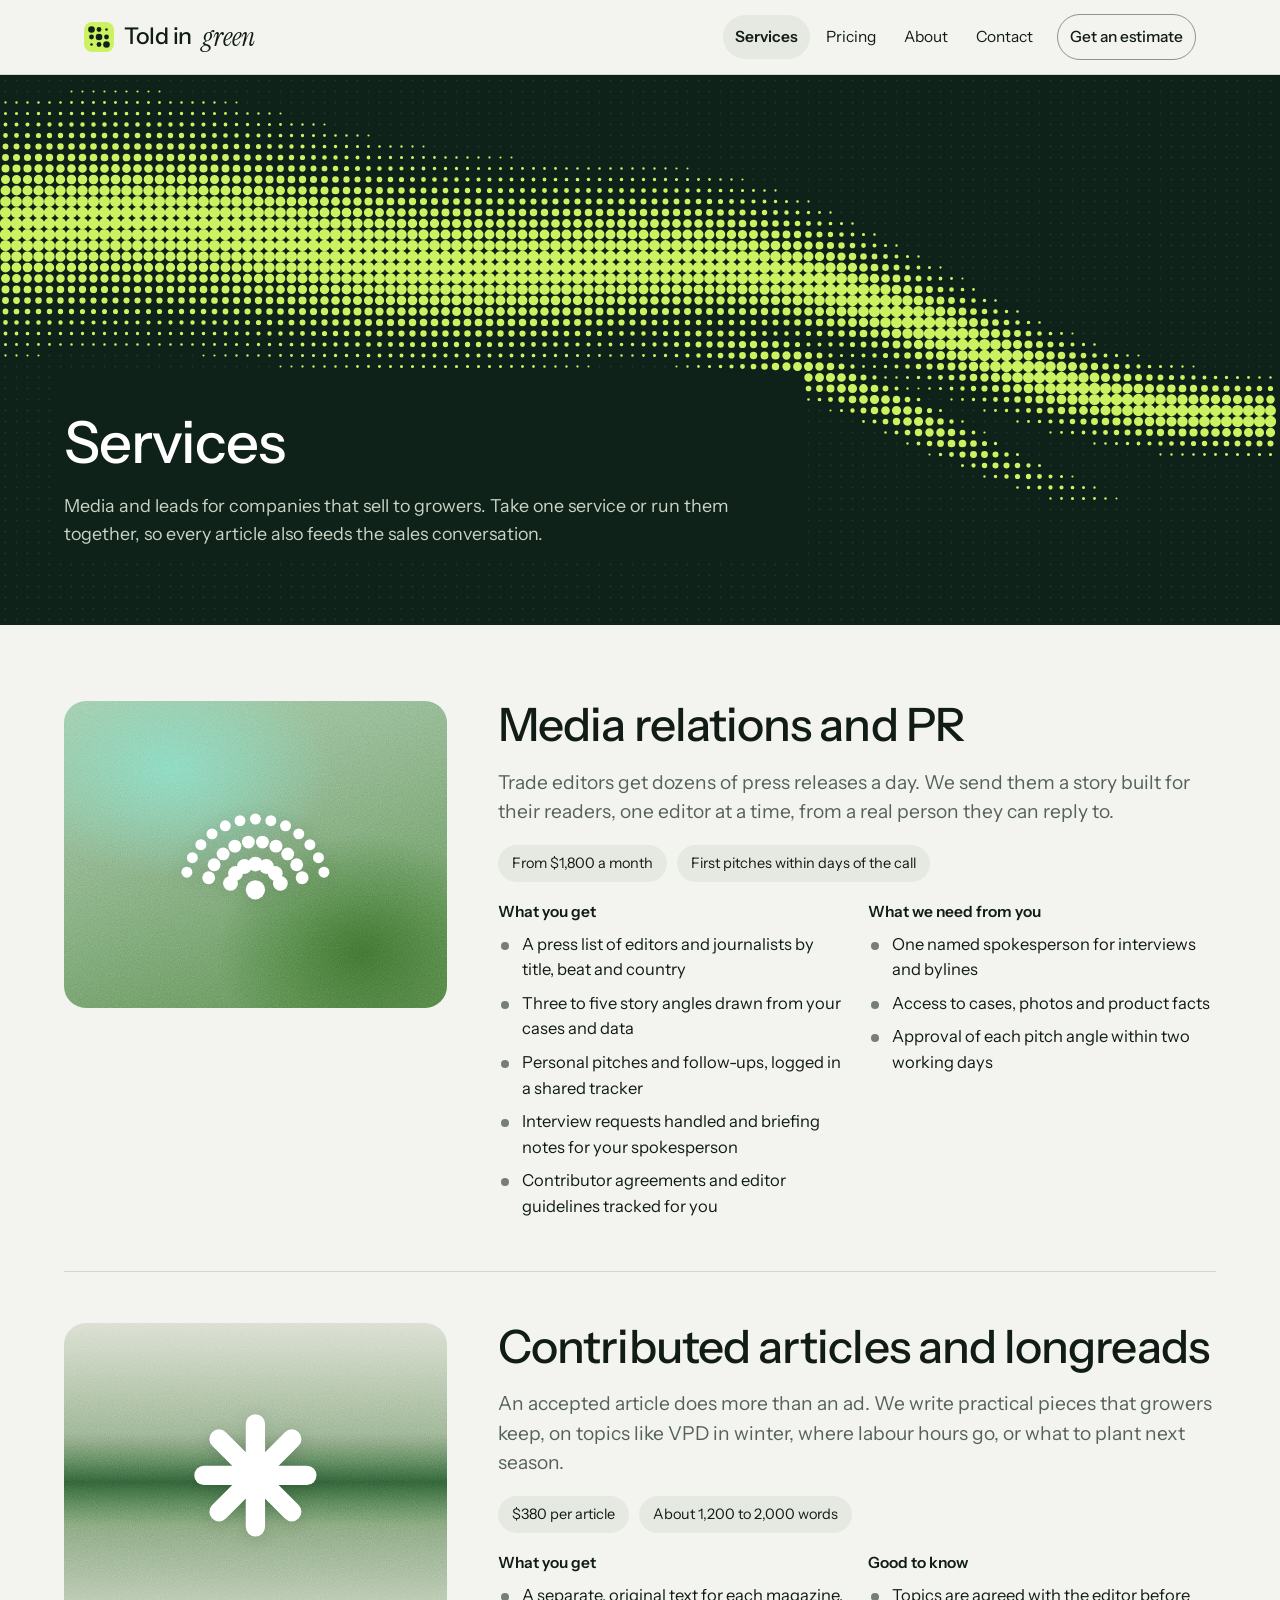
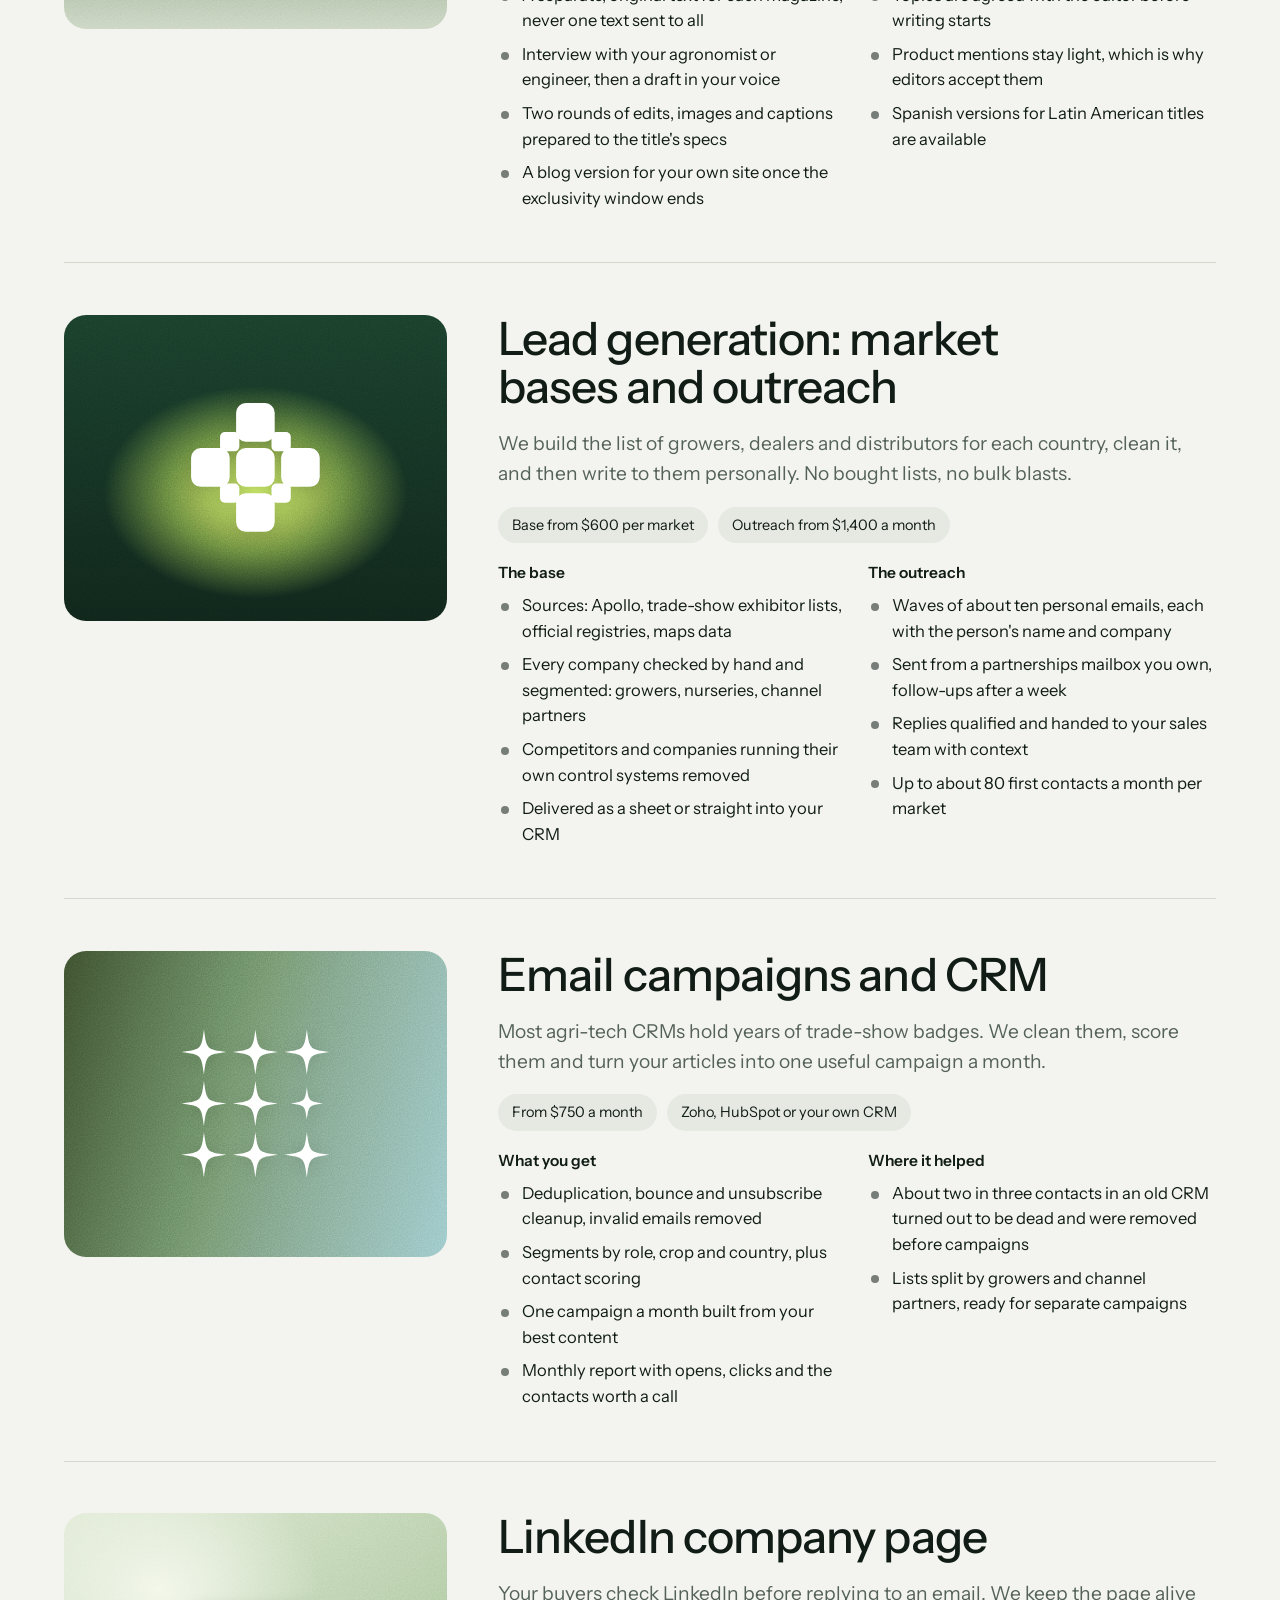
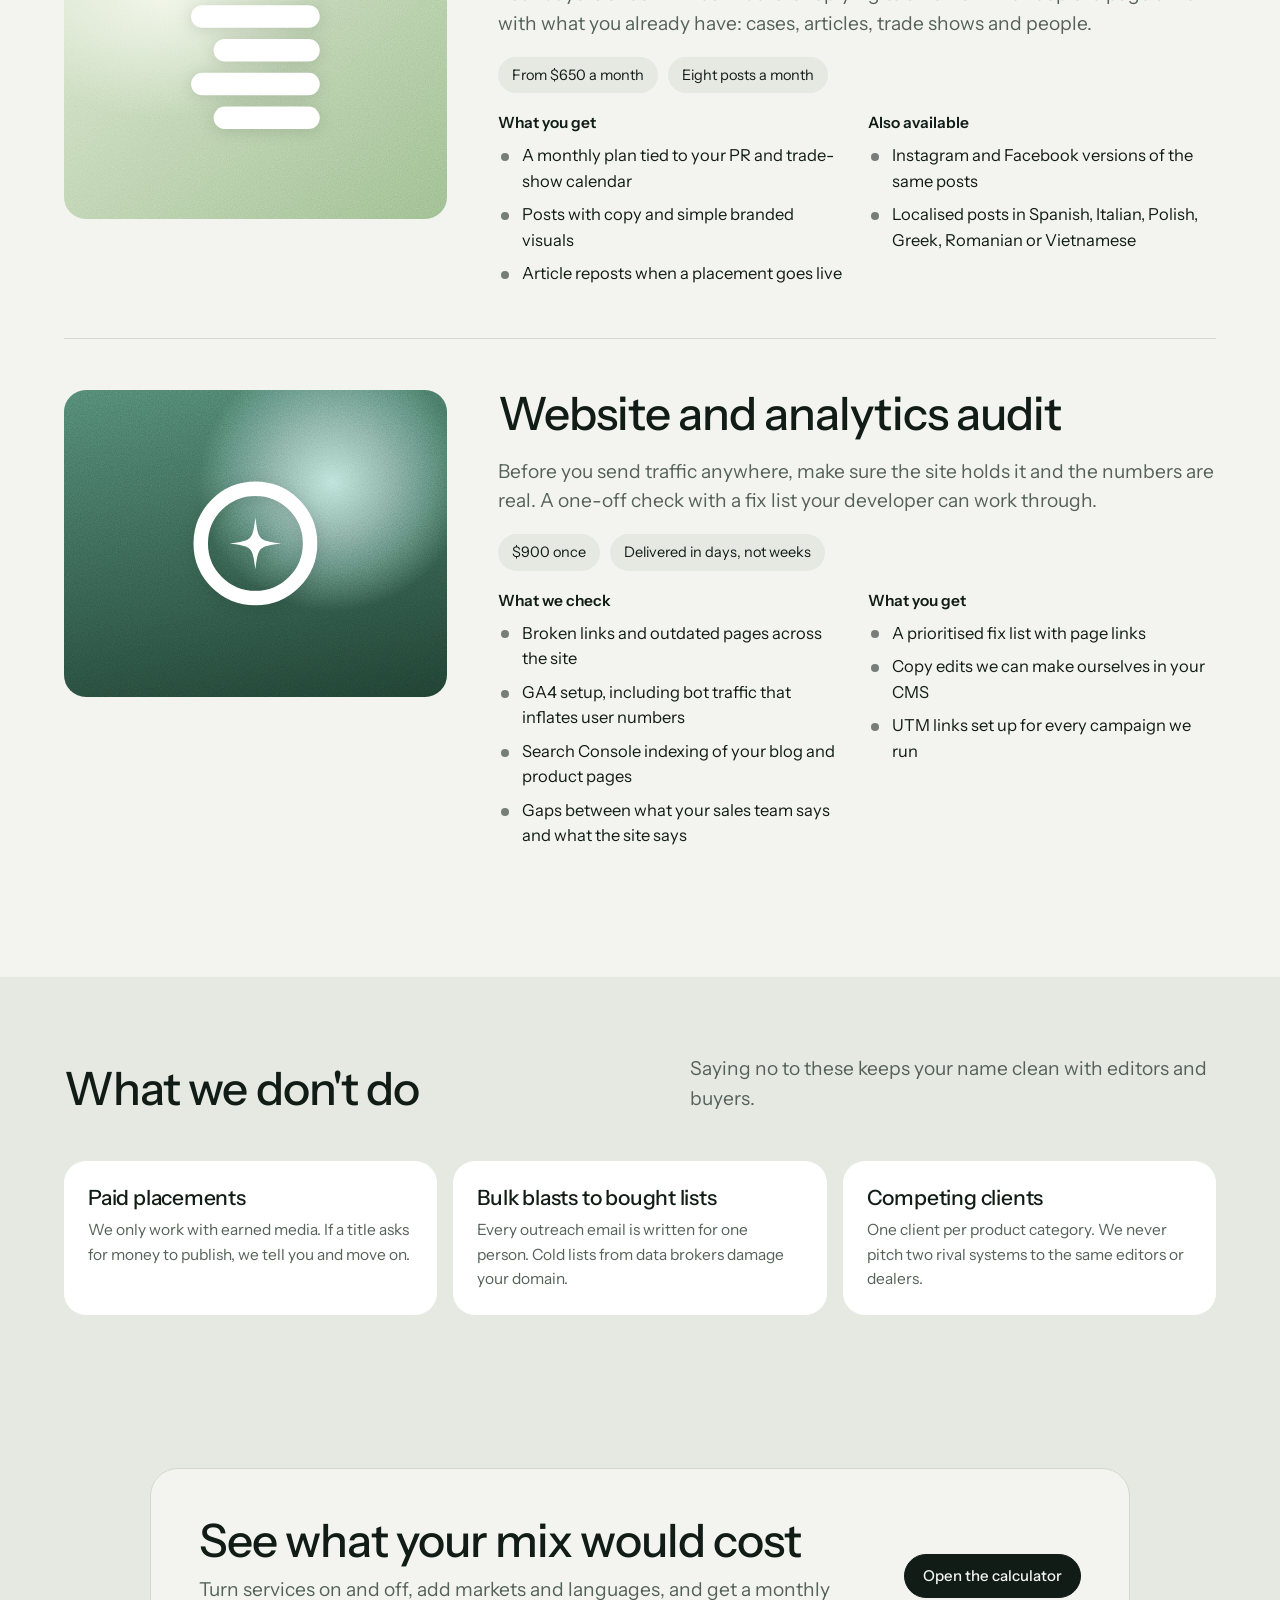
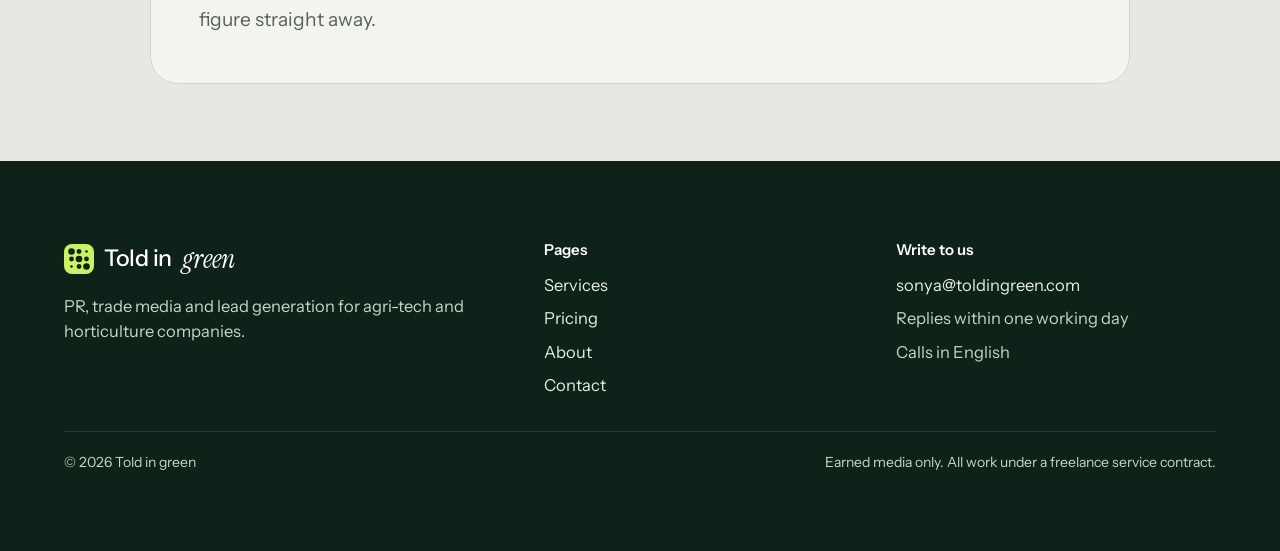
<file: services.html>
<!DOCTYPE html>
<html lang="en">
<head>
<meta charset="utf-8">
<meta name="viewport" content="width=device-width, initial-scale=1">
<title>Services | Told in green</title>
<meta name="description" content="PR, trade media and lead generation for agri-tech and horticulture companies.">
<link rel="preconnect" href="https://fonts.googleapis.com"><link rel="preconnect" href="https://fonts.gstatic.com" crossorigin>
<link rel="stylesheet" href="https://fonts.googleapis.com/css2?family=Instrument+Sans:wght@400;500;600&family=Instrument+Serif:ital@1&display=swap">
<link rel="icon" type="image/png" href="favicon.png">
<link rel="stylesheet" href="styles.css">
</head>
<body>
<header class="top"><div class="wrap">
  <a class="logo" href="index.html" aria-label="Told in green, home"><svg class="mark" viewBox="0 0 30 30" aria-hidden="true"><rect width="30" height="30" rx="8" fill="#CCF261"/><g fill="#0F2219"><circle cx="7.5" cy="7.5" r="3.3"/><circle cx="15" cy="7.5" r="2.4"/><circle cx="22.5" cy="7.5" r="1.3"/><circle cx="7.5" cy="15" r="2.4"/><circle cx="15" cy="15" r="3.3"/><circle cx="22.5" cy="15" r="2.4"/><circle cx="7.5" cy="22.5" r="1.3"/><circle cx="15" cy="22.5" r="2.4"/><circle cx="22.5" cy="22.5" r="3.3"/></g></svg>Told in <i>green</i></a>
  <nav class="nav" aria-label="Main"><a href="services.html" aria-current="page">Services</a><a href="pricing.html">Pricing</a><a href="about.html">About</a><a href="contact.html">Contact</a><a class="btn btn-line" href="pricing.html">Get an estimate</a></nav>
</div></header>

<main>
<section class="wall band short" data-amp=".7" data-seed="2" aria-label="Services">
  <canvas aria-hidden="true"></canvas>
  <div class="wrap">
    <div class="foot" data-clear>
      <h1>Services</h1>
      <p>Media and leads for companies that sell to growers. Take one service or run them together, so every article also feeds the sales conversation.</p>
    </div>
  </div>
</section>

<section class="band" aria-label="Service list">
  <div class="wrap">
    <article class="svc" id="media">
      <div class="tile g1" data-glyph="pr"></div>
      <div class="body">
        <h2>Media relations and PR</h2>
        <p class="lead">Trade editors get dozens of press releases a day. We send them a story built for their readers, one editor at a time, from a real person they can reply to.</p>
        <div class="meta"><span>From $1,800 a month</span><span>First pitches within days of the call</span></div>
        <div class="cols">
          <div><h4>What you get</h4><ul class="tick"><li>A press list of editors and journalists by title, beat and country</li><li>Three to five story angles drawn from your cases and data</li><li>Personal pitches and follow-ups, logged in a shared tracker</li><li>Interview requests handled and briefing notes for your spokesperson</li><li>Contributor agreements and editor guidelines tracked for you</li></ul></div>
          <div><h4>What we need from you</h4><ul class="tick"><li>One named spokesperson for interviews and bylines</li><li>Access to cases, photos and product facts</li><li>Approval of each pitch angle within two working days</li></ul></div>
        </div>
      </div>
    </article>

    <article class="svc" id="articles">
      <div class="tile g2" data-glyph="art"></div>
      <div class="body">
        <h2>Contributed articles and longreads</h2>
        <p class="lead">An accepted article does more than an ad. We write practical pieces that growers keep, on topics like VPD in winter, where labour hours go, or what to plant next season.</p>
        <div class="meta"><span>$380 per article</span><span>About 1,200 to 2,000 words</span></div>
        <div class="cols">
          <div><h4>What you get</h4><ul class="tick"><li>A separate, original text for each magazine, never one text sent to all</li><li>Interview with your agronomist or engineer, then a draft in your voice</li><li>Two rounds of edits, images and captions prepared to the title's specs</li><li>A blog version for your own site once the exclusivity window ends</li></ul></div>
          <div><h4>Good to know</h4><ul class="tick"><li>Topics are agreed with the editor before writing starts</li><li>Product mentions stay light, which is why editors accept them</li><li>Spanish versions for Latin American titles are available</li></ul></div>
        </div>
      </div>
    </article>

    <article class="svc" id="leads">
      <div class="tile g3" data-glyph="db"></div>
      <div class="body">
        <h2>Lead generation: market bases and outreach</h2>
        <p class="lead">We build the list of growers, dealers and distributors for each country, clean it, and then write to them personally. No bought lists, no bulk blasts.</p>
        <div class="meta"><span>Base from $600 per market</span><span>Outreach from $1,400 a month</span></div>
        <div class="cols">
          <div><h4>The base</h4><ul class="tick"><li>Sources: Apollo, trade-show exhibitor lists, official registries, maps data</li><li>Every company checked by hand and segmented: growers, nurseries, channel partners</li><li>Competitors and companies running their own control systems removed</li><li>Delivered as a sheet or straight into your CRM</li></ul></div>
          <div><h4>The outreach</h4><ul class="tick"><li>Waves of about ten personal emails, each with the person's name and company</li><li>Sent from a partnerships mailbox you own, follow-ups after a week</li><li>Replies qualified and handed to your sales team with context</li><li>Up to about 80 first contacts a month per market</li></ul></div>
        </div>
      </div>
    </article>

    <article class="svc" id="email">
      <div class="tile g4" data-glyph="mail"></div>
      <div class="body">
        <h2>Email campaigns and CRM</h2>
        <p class="lead">Most agri-tech CRMs hold years of trade-show badges. We clean them, score them and turn your articles into one useful campaign a month.</p>
        <div class="meta"><span>From $750 a month</span><span>Zoho, HubSpot or your own CRM</span></div>
        <div class="cols">
          <div><h4>What you get</h4><ul class="tick"><li>Deduplication, bounce and unsubscribe cleanup, invalid emails removed</li><li>Segments by role, crop and country, plus contact scoring</li><li>One campaign a month built from your best content</li><li>Monthly report with opens, clicks and the contacts worth a call</li></ul></div>
          <div><h4>Where it helped</h4><ul class="tick"><li>About two in three contacts in an old CRM turned out to be dead and were removed before campaigns</li><li>Lists split by growers and channel partners, ready for separate campaigns</li></ul></div>
        </div>
      </div>
    </article>

    <article class="svc" id="linkedin">
      <div class="tile g6" data-glyph="li"></div>
      <div class="body">
        <h2>LinkedIn company page</h2>
        <p class="lead">Your buyers check LinkedIn before replying to an email. We keep the page alive with what you already have: cases, articles, trade shows and people.</p>
        <div class="meta"><span>From $650 a month</span><span>Eight posts a month</span></div>
        <div class="cols">
          <div><h4>What you get</h4><ul class="tick"><li>A monthly plan tied to your PR and trade-show calendar</li><li>Posts with copy and simple branded visuals</li><li>Article reposts when a placement goes live</li></ul></div>
          <div><h4>Also available</h4><ul class="tick"><li>Instagram and Facebook versions of the same posts</li><li>Localised posts in Spanish, Italian, Polish, Greek, Romanian or Vietnamese</li></ul></div>
        </div>
      </div>
    </article>

    <article class="svc" id="audit">
      <div class="tile g7" data-glyph="audit"></div>
      <div class="body">
        <h2>Website and analytics audit</h2>
        <p class="lead">Before you send traffic anywhere, make sure the site holds it and the numbers are real. A one-off check with a fix list your developer can work through.</p>
        <div class="meta"><span>$900 once</span><span>Delivered in days, not weeks</span></div>
        <div class="cols">
          <div><h4>What we check</h4><ul class="tick"><li>Broken links and outdated pages across the site</li><li>GA4 setup, including bot traffic that inflates user numbers</li><li>Search Console indexing of your blog and product pages</li><li>Gaps between what your sales team says and what the site says</li></ul></div>
          <div><h4>What you get</h4><ul class="tick"><li>A prioritised fix list with page links</li><li>Copy edits we can make ourselves in your CMS</li><li>UTM links set up for every campaign we run</li></ul></div>
        </div>
      </div>
    </article>
  </div>
</section>

<section class="band" style="background:var(--card)" aria-labelledby="dont">
  <div class="wrap">
    <div class="head"><h2 id="dont">What we don't do</h2><p class="lead">Saying no to these keeps your name clean with editors and buyers.</p></div>
    <div class="donts">
      <div class="dont" style="background:var(--card2)"><h3>Paid placements</h3><p>We only work with earned media. If a title asks for money to publish, we tell you and move on.</p></div>
      <div class="dont" style="background:var(--card2)"><h3>Bulk blasts to bought lists</h3><p>Every outreach email is written for one person. Cold lists from data brokers damage your domain.</p></div>
      <div class="dont" style="background:var(--card2)"><h3>Competing clients</h3><p>One client per product category. We never pitch two rival systems to the same editors or dealers.</p></div>
    </div>
  </div>
</section>

<section class="band field" aria-labelledby="cta">
  <div class="wrap box">
    <div><h2 id="cta">See what your mix would cost</h2><p class="lead">Turn services on and off, add markets and languages, and get a monthly figure straight away.</p></div>
    <div class="actions"><a class="btn btn-main" href="pricing.html">Open the calculator</a></div>
  </div>
</section>
</main>


<footer class="band foot-site">
  <div class="wrap">
    <div style="display:grid;gap:14px;align-content:start"><a class="logo" href="index.html"><svg class="mark" viewBox="0 0 30 30" aria-hidden="true"><rect width="30" height="30" rx="8" fill="#CCF261"/><g fill="#0F2219"><circle cx="7.5" cy="7.5" r="3.3"/><circle cx="15" cy="7.5" r="2.4"/><circle cx="22.5" cy="7.5" r="1.3"/><circle cx="7.5" cy="15" r="2.4"/><circle cx="15" cy="15" r="3.3"/><circle cx="22.5" cy="15" r="2.4"/><circle cx="7.5" cy="22.5" r="1.3"/><circle cx="15" cy="22.5" r="2.4"/><circle cx="22.5" cy="22.5" r="3.3"/></g></svg>Told in <i>green</i></a><p style="max-width:40ch">PR, trade media and lead generation for agri-tech and horticulture companies.</p></div>
    <div><h4>Pages</h4><ul><li><a href="services.html">Services</a></li><li><a href="pricing.html">Pricing</a></li><li><a href="about.html">About</a></li><li><a href="contact.html">Contact</a></li></ul></div>
    <div><h4>Write to us</h4><ul><li><a href="mailto:sonya@toldingreen.com">sonya@toldingreen.com</a></li><li>Replies within one working day</li><li>Calls in English</li></ul></div>
    <div class="base"><span>© 2026 Told in green</span><span>Earned media only. All work under a freelance service contract.</span></div>
  </div>
</footer>
<script src="site.js"></script>
</body>
</html>
</file>
<file: styles.css>
/* VOICE occasion: a confident B2B studio site for agri-tech and horticulture teams, calm and exact
   IDEA the LED wall at a horticulture trade show: deep green screen, lime halftone signal travelling across it
   PICTURE a live halftone ribbon of lime dots on a dark dot grid, full-bleed in every page header
   COLOUR paper #F3F4EF, forest #0F2219, lime #CCF261 as the one sharp accent, grainy moss/teal gradients for service tiles
   TYPE Instrument Sans for everything, Instrument Serif italic only inside the wordmark
   LAYOUT laptop: header, full-bleed LED band with text in its quiet corners, then wide bands; phone: same order stacked */

:root{color-scheme:light dark;
--bg:light-dark(#F3F4EF,#0B140F);
--ink:light-dark(#111C16,#E8EDE5);
--mut:light-dark(#55625A,#9EABA3);
--card:light-dark(#E6E9E1,#142019);
--card2:light-dark(#FFFFFF,#18261E);
--line:light-dark(#D2D8CC,#27382E);
--link:light-dark(#2D6A1E,#CCF261);
--forest:#0F2219;--forest2:#183327;--lime:#CCF261;--on:light-dark(#1F5A34,#BFD99A);--onink:light-dark(#FFFFFF,#0F2219);--soft:#BFD99A;--limeink:#122010;
--sans:"Instrument Sans",system-ui,-apple-system,"Segoe UI",sans-serif;
--serif:"Instrument Serif",Georgia,serif}
:root[data-theme=light]{color-scheme:light}
:root[data-theme=dark]{color-scheme:dark}
*{box-sizing:border-box;min-width:0}
html{scroll-padding-top:84px;-webkit-text-size-adjust:100%}
body{margin:0;background:var(--bg);color:var(--ink);font:16.5px/1.55 var(--sans);overflow-x:clip}
img,svg,canvas{max-width:100%;display:block}
a{color:var(--link)}
h1,h2,h3{font-weight:500;letter-spacing:-.02em;line-height:1.05;margin:0;text-wrap:balance}
h1{font-size:clamp(36px,5vw,58px)}
h2{font-size:clamp(30px,3.6vw,46px)}
h3{font-size:21px;line-height:1.2;letter-spacing:-.01em}
p{margin:0}
.wrap{max-width:1240px;margin-inline:auto}
.band{padding-block:clamp(44px,6vw,96px);padding-left:max(5vw,16px,env(safe-area-inset-left,0px));padding-right:max(5vw,16px,env(safe-area-inset-right,0px))}
.lead{font-size:clamp(17px,1.5vw,20px);color:var(--mut);max-width:60ch}
.mut{color:var(--mut)}
.small{font-size:14px;color:var(--mut)}

/* header */
.top{position:sticky;top:0;z-index:20;background:color-mix(in srgb,var(--bg) 90%,transparent);backdrop-filter:blur(10px);border-bottom:1px solid var(--line)}
.top .wrap{display:flex;align-items:center;gap:20px;flex-wrap:wrap;padding:14px max(5vw,16px)}
.logo{display:flex;align-items:center;gap:10px;color:var(--ink);text-decoration:none;font-size:23px;font-weight:500;letter-spacing:-.02em;white-space:nowrap}
.logo i{font-family:var(--serif);font-weight:400;font-size:1.18em;letter-spacing:0}
.mark{width:30px;height:30px;flex:none}
.nav{display:flex;gap:4px;margin-left:auto;align-items:center}
.nav a{color:var(--ink);text-decoration:none;padding:10px 12px;border-radius:999px;font-size:15.5px;white-space:nowrap}
.nav a:hover{background:var(--card)}
.nav a[aria-current=page]{background:var(--card);font-weight:600}
.btn{display:inline-flex;align-items:center;justify-content:center;gap:8px;min-height:44px;padding:0 18px;border-radius:999px;border:1px solid transparent;font:inherit;font-weight:500;font-size:15px;text-decoration:none;cursor:pointer;white-space:nowrap;transition:background .15s,color .15s}
.btn-main{background:var(--ink);color:var(--bg);border-color:var(--ink)}
.btn-main:hover{background:color-mix(in srgb,var(--ink) 82%,var(--bg))}
.btn-line{border-color:color-mix(in srgb,currentColor 45%,transparent);color:inherit;background:transparent}
.btn-line:hover{border-color:currentColor}
.wall .btn-main,.result .btn-main{background:#fff;color:var(--forest);border-color:#fff}
.wall .btn-main:hover,.result .btn-main:hover{background:#E4EBE1}
.btn:focus-visible,.nav a:focus-visible,button:focus-visible,input:focus-visible,select:focus-visible,textarea:focus-visible{outline:3px solid var(--lime);outline-offset:2px}
.nav .btn{margin-left:8px;min-height:40px}

/* LED wall */
.wall{position:relative;background:var(--forest);color:#EEF3EA;overflow:hidden;isolation:isolate}
.wall canvas{position:absolute;inset:0;width:100%;height:100%;z-index:-1}
.wall .wrap{position:relative;display:grid;min-height:clamp(560px,76svh,740px);grid-template-columns:minmax(0,1fr) minmax(0,1fr);grid-template-rows:auto 1fr auto;gap:24px}
.wall.short .wrap{min-height:clamp(340px,44svh,440px)}
.wall .note{grid-column:2;justify-self:end;max-width:30ch;font-size:15.5px;color:#C9D4C6;padding:4px}
.wall .foot{grid-column:1/-1;grid-row:3;display:grid;gap:18px;max-width:720px}
.wall h1{color:#fff}
.wall .foot p{color:#C9D4C6;font-size:clamp(17px,1.4vw,19px);max-width:56ch}
.wall .actions{display:flex;flex-wrap:wrap;gap:12px;margin-top:6px}
.wall .btn-line{color:#fff}
.wall .crumb{grid-column:1;font-size:15px;color:#C9D4C6}
.wall .crumb a{color:#C9D4C6}

/* press strip */
.press{border-bottom:1px solid var(--line)}
.press .wrap{display:flex;flex-wrap:wrap;gap:14px 40px;align-items:baseline}
.press .label{color:var(--mut);font-size:15px;flex:0 0 100%}
.press .group{display:grid;gap:10px;flex:1 1 100%}
.press .also li{color:var(--mut);font-size:clamp(17px,1.6vw,21px)}
.press ul{list-style:none;margin:0;padding:0;display:flex;flex-wrap:wrap;gap:10px 34px}
.press li{font-size:clamp(19px,1.9vw,25px);font-weight:500;letter-spacing:-.02em;white-space:nowrap}

/* section heads */
.head{display:grid;grid-template-columns:minmax(0,1.1fr) minmax(0,1fr);gap:20px 48px;align-items:end;margin-bottom:clamp(28px,4vw,48px)}

/* tiles */
.tiles{display:grid;grid-template-columns:repeat(4,minmax(0,1fr));gap:22px}
.tiles a{color:inherit;text-decoration:none;display:grid;gap:12px;align-content:start}
.tiles a:hover .tile{transform:translateY(-3px)}
.tile{position:relative;aspect-ratio:4/4.4;border-radius:22px;overflow:hidden;display:grid;place-items:center;transition:transform .25s}
.tile::after{content:"";position:absolute;inset:0;background-image:url("data:image/svg+xml,%3Csvg xmlns='http://www.w3.org/2000/svg' width='160' height='160'%3E%3Cfilter id='n'%3E%3CfeTurbulence type='fractalNoise' baseFrequency='.9' numOctaves='2' stitchTiles='stitch'/%3E%3CfeColorMatrix values='0 0 0 0 1 0 0 0 0 1 0 0 0 0 1 0 0 0 .55 0'/%3E%3C/filter%3E%3Crect width='100%25' height='100%25' filter='url(%23n)'/%3E%3C/svg%3E");mix-blend-mode:overlay;opacity:.55;pointer-events:none}
.tile svg{width:42%;height:auto;position:relative;z-index:1;filter:drop-shadow(0 2px 8px rgba(0,0,0,.12))}
.g1{background:radial-gradient(60% 50% at 28% 22%,#7ED6BC,transparent 70%),radial-gradient(55% 55% at 78% 82%,#3C6A2E,transparent 70%),linear-gradient(160deg,#9CC7A1,#56824A)}
.g2{background:linear-gradient(180deg,#D7DCCD 0%,#93AE8A 36%,#2E5A34 52%,#7D9E74 66%,#C7D2BE 100%)}
.g3{background:radial-gradient(55% 48% at 50% 58%,#CCF261,transparent 72%),linear-gradient(180deg,#183A28,#0F2219)}
.g4{background:linear-gradient(105deg,#38492B 0%,#6F906B 48%,#93C4C6 100%)}
.g5{background:radial-gradient(70% 60% at 85% 95%,#A9DA6C,transparent 70%),linear-gradient(200deg,#0F2219,#2D5A39)}
.g6{background:radial-gradient(60% 60% at 25% 25%,#F1F6E8,transparent 70%),linear-gradient(140deg,#DCE7CF,#93B784)}
.g7{background:radial-gradient(50% 60% at 70% 30%,#B6E0D6,transparent 70%),linear-gradient(170deg,#4C7D6B,#1D3B2E)}
.tiles h3{margin-top:4px}
.tiles p{color:var(--mut);font-size:15.5px}

/* stats */
.stats{display:grid;grid-template-columns:minmax(0,.9fr) minmax(0,1.6fr);gap:clamp(24px,4vw,56px)}
.stats .side{display:flex;flex-direction:column;gap:18px}
.stats .side .small{margin-top:auto}
.cards{display:grid;grid-template-columns:repeat(2,minmax(0,1fr));gap:16px}
.stat{background:var(--card);border-radius:26px;padding:24px 26px;display:flex;flex-direction:column;gap:10px;min-height:210px}
.stat.wide{grid-column:1/-1;min-height:240px}
.stat .k{font-size:15.5px;font-weight:600}
.stat .n{margin-top:auto;font-size:clamp(46px,6.4vw,84px);font-weight:500;letter-spacing:-.04em;line-height:1;white-space:nowrap}
.stat .n small{font-size:.42em;letter-spacing:-.01em;color:var(--mut);font-weight:500}
.stat p{color:var(--mut);font-size:15.5px}

/* steps */
.steps{display:grid;grid-template-columns:repeat(4,minmax(0,1fr));gap:22px}
.step{border-top:2px solid var(--ink);padding-top:16px;display:grid;gap:8px;align-content:start}
.step .when{font-size:14.5px;color:var(--mut);font-weight:600}
.step p{color:var(--mut);font-size:15.5px}

/* sectors */
.split{display:grid;grid-template-columns:minmax(0,1.2fr) minmax(0,1fr);gap:clamp(24px,4vw,56px);align-items:stretch}
.chips{display:flex;flex-wrap:wrap;gap:10px;margin-top:26px}
.chips span{border:1px solid var(--line);background:var(--card2);border-radius:999px;padding:9px 16px;font-size:15.5px}
.policy{background:var(--forest);color:#E7EEE4;border-radius:26px;padding:clamp(24px,3vw,36px);display:flex;flex-direction:column;gap:14px}
.policy h3{color:#fff;font-size:26px}
.policy p{color:#C3CFC0}
.policy svg{width:56px;height:56px}

/* field CTA */
.field{background:var(--card)}
.field .box{background:var(--card2);border:1px solid var(--line)}
.field .box{background:var(--bg);border-radius:28px;padding:clamp(26px,4vw,48px);display:grid;grid-template-columns:minmax(0,1.4fr) auto;gap:24px;align-items:center;max-width:980px}
.field .box .lead{margin-top:10px}
.field .actions{display:flex;flex-wrap:wrap;gap:12px}

/* footer */
.foot-site{background:var(--forest);color:#C9D4C6}
.foot-site .wrap{display:grid;grid-template-columns:minmax(0,1.4fr) repeat(2,minmax(0,1fr));gap:32px}
.foot-site .logo{color:#fff}
.foot-site a{color:#E7EEE4;text-decoration:none}
.foot-site a:hover{text-decoration:underline}
.foot-site ul{list-style:none;padding:0;margin:0;display:grid;gap:8px}
.foot-site h4{margin:0 0 12px;font-size:15px;font-weight:600;color:#fff}
.foot-site .base{grid-column:1/-1;border-top:1px solid #27412F;padding-top:20px;display:flex;flex-wrap:wrap;gap:8px 24px;justify-content:space-between;font-size:14px}

/* services page */
.svc{display:grid;grid-template-columns:minmax(0,.8fr) minmax(0,1.5fr);gap:clamp(24px,4vw,56px);padding-block:clamp(32px,4vw,56px);border-top:1px solid var(--line)}
.svc:first-child{border-top:0;padding-top:0}
.svc .tile{aspect-ratio:4/3.2;position:sticky;top:100px}
.svc .body{display:grid;gap:18px;align-content:start}
.svc .meta{display:flex;flex-wrap:wrap;gap:10px}
.svc .meta span{background:var(--card);border-radius:999px;padding:7px 14px;font-size:14.5px;white-space:nowrap}
.cols{display:grid;grid-template-columns:repeat(2,minmax(0,1fr));gap:22px}
.cols h4{margin:0 0 8px;font-size:15.5px;font-weight:600}
.tick{list-style:none;margin:0;padding:0;display:grid;gap:8px}
.tick li{padding-left:24px;position:relative}
.tick li::before{content:"";position:absolute;left:3px;top:.6em;width:8px;height:8px;border-radius:50%;background:color-mix(in srgb,var(--ink) 55%,transparent)}
.donts{display:grid;grid-template-columns:repeat(3,minmax(0,1fr));gap:16px}
.dont{background:var(--card);border-radius:22px;padding:24px;display:grid;gap:8px;align-content:start}
.dont p{color:var(--mut);font-size:15.5px}

/* pricing */
.calc{display:grid;grid-template-columns:minmax(0,1.45fr) minmax(0,1fr);gap:clamp(20px,3vw,40px);align-items:start}
.presets{display:flex;flex-wrap:wrap;gap:10px;margin-bottom:18px}
.chip{min-height:44px;padding:0 16px;border-radius:999px;border:1px solid var(--line);background:var(--card2);color:var(--ink);font:inherit;font-size:15px;cursor:pointer}
.chip[aria-pressed=true]{background:var(--on);color:var(--onink);border-color:var(--on);font-weight:600}
.rows{display:grid;gap:10px}
.row{display:grid;grid-template-columns:auto minmax(0,1fr) auto;gap:14px;align-items:center;background:var(--card2);border:1px solid var(--line);border-radius:18px;padding:14px 16px}
.row{transition:background .15s,border-color .15s}
.row.on{border:1.5px solid var(--on);background:color-mix(in srgb,var(--on) 12%,var(--card2));box-shadow:0 0 0 3px color-mix(in srgb,var(--on) 14%,transparent)}
.row.on .price{color:var(--on)}
.row .name{font-weight:600}
.row .desc{color:var(--mut);font-size:14.5px;line-height:1.45}
.row .price{text-align:right;white-space:nowrap;font-weight:600}
.row .price small{display:block;font-weight:400;color:var(--mut);font-size:13.5px}
.sw{appearance:none;width:46px;height:28px;border-radius:999px;background:light-dark(#C9D0C3,#33443A);border:1px solid light-dark(#B5BEAF,#46594D);position:relative;cursor:pointer;margin:0;flex:none;transition:background .2s,border-color .2s}
.sw::after{content:"";position:absolute;top:2px;left:2px;width:22px;height:22px;border-radius:50%;background:light-dark(#FFFFFF,#8E9C93);box-shadow:0 1px 3px rgba(0,0,0,.25);transition:left .2s,background .2s}
.sw:checked{background:var(--on);border-color:var(--on)}
.sw:checked::after{left:20px;background:var(--onink)}
.qty{grid-column:2/-1;display:flex;align-items:center;gap:10px;font-size:14.5px;color:var(--mut)}
.qty button{width:40px;height:40px;border-radius:50%;border:1px solid var(--line);background:var(--bg);color:var(--ink);font:inherit;font-size:20px;cursor:pointer}
.qty output{min-width:2ch;text-align:center;font-weight:600;color:var(--ink);font-size:17px}
.opts{display:grid;grid-template-columns:minmax(0,1fr);gap:12px;margin-top:18px}
.opt{background:var(--card);border-radius:18px;padding:16px;display:grid;gap:10px}
.opt .lbl{font-weight:600;font-size:15.5px}
.seg{display:flex;flex-wrap:wrap;gap:6px}
.seg button{flex:1 1 auto;min-height:44px;border-radius:12px;border:1px solid var(--line);background:var(--card2);color:var(--ink);font:inherit;font-size:15px;cursor:pointer;padding:0 10px;white-space:nowrap}
.seg button[aria-pressed=true]{background:var(--on);color:var(--onink);border-color:var(--on);font-weight:600}
.result{position:sticky;top:96px;background:var(--forest);color:#DDE6DA;border-radius:28px;padding:clamp(22px,3vw,32px);display:grid;gap:18px}
.result .big{font-size:clamp(48px,6vw,76px);font-weight:500;letter-spacing:-.04em;line-height:1;color:#fff;white-space:nowrap}
.result .big small{font-size:.36em;color:#B9C6B5;letter-spacing:0}
.mix{display:flex;gap:3px;height:16px;border-radius:999px;overflow:hidden}
.mix span{height:100%;min-width:6px}
.brk{display:grid;gap:7px;font-size:15px}
.brk div{display:grid;grid-template-columns:12px minmax(0,1fr) auto;gap:10px;align-items:center}
.brk i{width:14px;height:14px;border-radius:4px}
.brk b{font-weight:500;color:#fff;white-space:nowrap}
.sum{display:grid;grid-template-columns:repeat(2,minmax(0,1fr));gap:12px;border-top:1px solid #2A4535;padding-top:16px}
.sum .v{font-size:24px;color:#fff;font-weight:500;white-space:nowrap;letter-spacing:-.02em}
.sum .k{font-size:14px;color:#B9C6B5}
.save{font-size:14.5px;color:#C9D4C6}
.result .btn{width:100%}
.result .small{color:#AEBBAA}
.bar{display:none}
.faq{display:grid;grid-template-columns:repeat(2,minmax(0,1fr));gap:12px 32px}
.faq details{border-top:1px solid var(--line);padding:16px 0}
.faq summary{cursor:pointer;font-weight:600;font-size:17px;list-style:none;display:flex;justify-content:space-between;gap:16px}
.faq summary::after{content:"+";font-weight:400;font-size:22px;line-height:1}
.faq details[open] summary::after{content:"–"}
.faq details p{color:var(--mut);margin-top:10px}

/* about */
.founder{display:grid;grid-template-columns:minmax(0,.8fr) minmax(0,1.4fr);gap:clamp(24px,4vw,56px);align-items:start}
.portrait{display:block;width:100%;height:auto;aspect-ratio:1;object-fit:cover;border-radius:24px}
.prose{display:grid;gap:16px;font-size:17px;max-width:66ch}
.prose p{color:var(--ink)}
.timeline{display:grid;gap:0;margin-top:8px}
.timeline div{display:grid;grid-template-columns:minmax(120px,.35fr) minmax(0,1fr);gap:20px;padding:16px 0;border-top:1px solid var(--line)}
.timeline b{font-weight:600;white-space:nowrap}
.principles{display:grid;grid-template-columns:repeat(2,minmax(0,1fr));gap:16px}

/* contact */
.contact{display:grid;grid-template-columns:minmax(0,1.5fr) minmax(0,1fr);gap:clamp(24px,4vw,56px);align-items:start}
form{display:grid;gap:18px}
.f2{display:grid;grid-template-columns:repeat(2,minmax(0,1fr));gap:18px}
label{display:grid;gap:7px;font-weight:600;font-size:15px}
label .opt-t{font-weight:400;color:var(--mut)}
input[type=text],input[type=email],input[type=url],select,textarea{font:inherit;font-size:16px;color:var(--ink);background:var(--card2);border:1px solid color-mix(in srgb,var(--ink) 22%,transparent);border-radius:14px;padding:12px 14px;min-height:48px;width:100%}
textarea{min-height:140px;resize:vertical}
fieldset{border:0;margin:0;padding:0;display:grid;gap:10px}
legend{font-weight:600;font-size:15px;margin-bottom:10px}
.checks{display:flex;flex-wrap:wrap;gap:8px}
.checks label{display:flex;align-items:center;gap:8px;font-weight:400;border:1px solid var(--line);background:var(--card2);border-radius:999px;padding:0 14px 0 10px;min-height:44px;cursor:pointer}
.checks input{width:18px;height:18px;accent-color:#1F4A2E;margin:0}
.err{color:light-dark(#A3261A,#FF9C8F);font-size:14px;font-weight:500;min-height:0}
[aria-invalid=true]{border-color:light-dark(#A3261A,#FF9C8F)!important}
.est{background:var(--card);border-radius:18px;padding:16px 18px;display:grid;gap:8px}
.est pre{margin:0;white-space:pre-wrap;font:14.5px/1.5 var(--sans);color:var(--mut)}
.aside{display:grid;gap:16px;position:sticky;top:100px}
.aside .policy{gap:10px}
.done{background:var(--card);border-radius:24px;padding:clamp(22px,3vw,32px);display:grid;gap:16px}
.done pre{margin:0;background:var(--card2);border:1px solid var(--line);border-radius:14px;padding:16px;white-space:pre-wrap;font:14.5px/1.5 var(--sans);max-height:320px;overflow:auto}
.done .actions{display:flex;flex-wrap:wrap;gap:10px}
.next{list-style:none;margin:0;padding:0;display:grid;gap:12px}
.next li{display:grid;grid-template-columns:auto minmax(0,1fr);gap:12px;align-items:start}
.next b{display:inline-grid;place-items:center;min-width:92px;padding:2px 8px;border-radius:8px;border:1px solid var(--line);background:var(--card2);font-size:13.5px;font-weight:600;white-space:nowrap}

@media(max-width:980px){
.tiles{grid-template-columns:repeat(2,minmax(0,1fr))}
.steps{grid-template-columns:repeat(2,minmax(0,1fr))}
.calc{grid-template-columns:minmax(0,1fr)}
.result{position:static}
.donts{grid-template-columns:minmax(0,1fr)}
}
@media(max-width:820px){
.head,.stats,.split,.svc,.founder,.contact,.field .box{grid-template-columns:minmax(0,1fr)}
.svc .tile{position:static;max-width:420px}
.portrait{max-width:360px}
.aside{position:static}
.foot-site .wrap{grid-template-columns:repeat(2,minmax(0,1fr))}
.foot-site .wrap>div:first-child{grid-column:1/-1}
}
@media(max-width:600px){
.top .wrap{gap:6px 12px;padding-block:10px}
.nav{order:3;width:100%;margin-left:0;overflow-x:auto;scrollbar-width:none}
.nav a{flex:none;padding:10px 12px}
.nav .btn{display:none}
.wall .wrap{grid-template-columns:minmax(0,1fr)}
.wall .wrap,.wall.short .wrap{min-height:0}
.wall .note{display:none}
.wall .foot{margin-top:clamp(190px,50vw,230px)}
.wall.short .foot{margin-top:150px}
.tiles,.steps,.cards,.cols,.opts,.faq,.f2,.principles{grid-template-columns:minmax(0,1fr)}
.stat.wide{grid-column:auto}
.timeline div{grid-template-columns:minmax(0,1fr);gap:4px}
.row{grid-template-columns:auto minmax(0,1fr)}
.row .price{grid-column:2;text-align:left}
.bar{display:flex;position:sticky;bottom:0;z-index:15;justify-content:space-between;align-items:center;gap:12px;background:var(--forest);color:#fff;padding:12px 16px;border-top:1px solid #2A4535}
.bar b{font-size:22px;font-weight:500;white-space:nowrap}
.bar a{color:var(--lime);font-weight:600}
}
@media(prefers-reduced-motion:reduce){.tile{transition:none}}
[hidden]{display:none!important}
</file>
